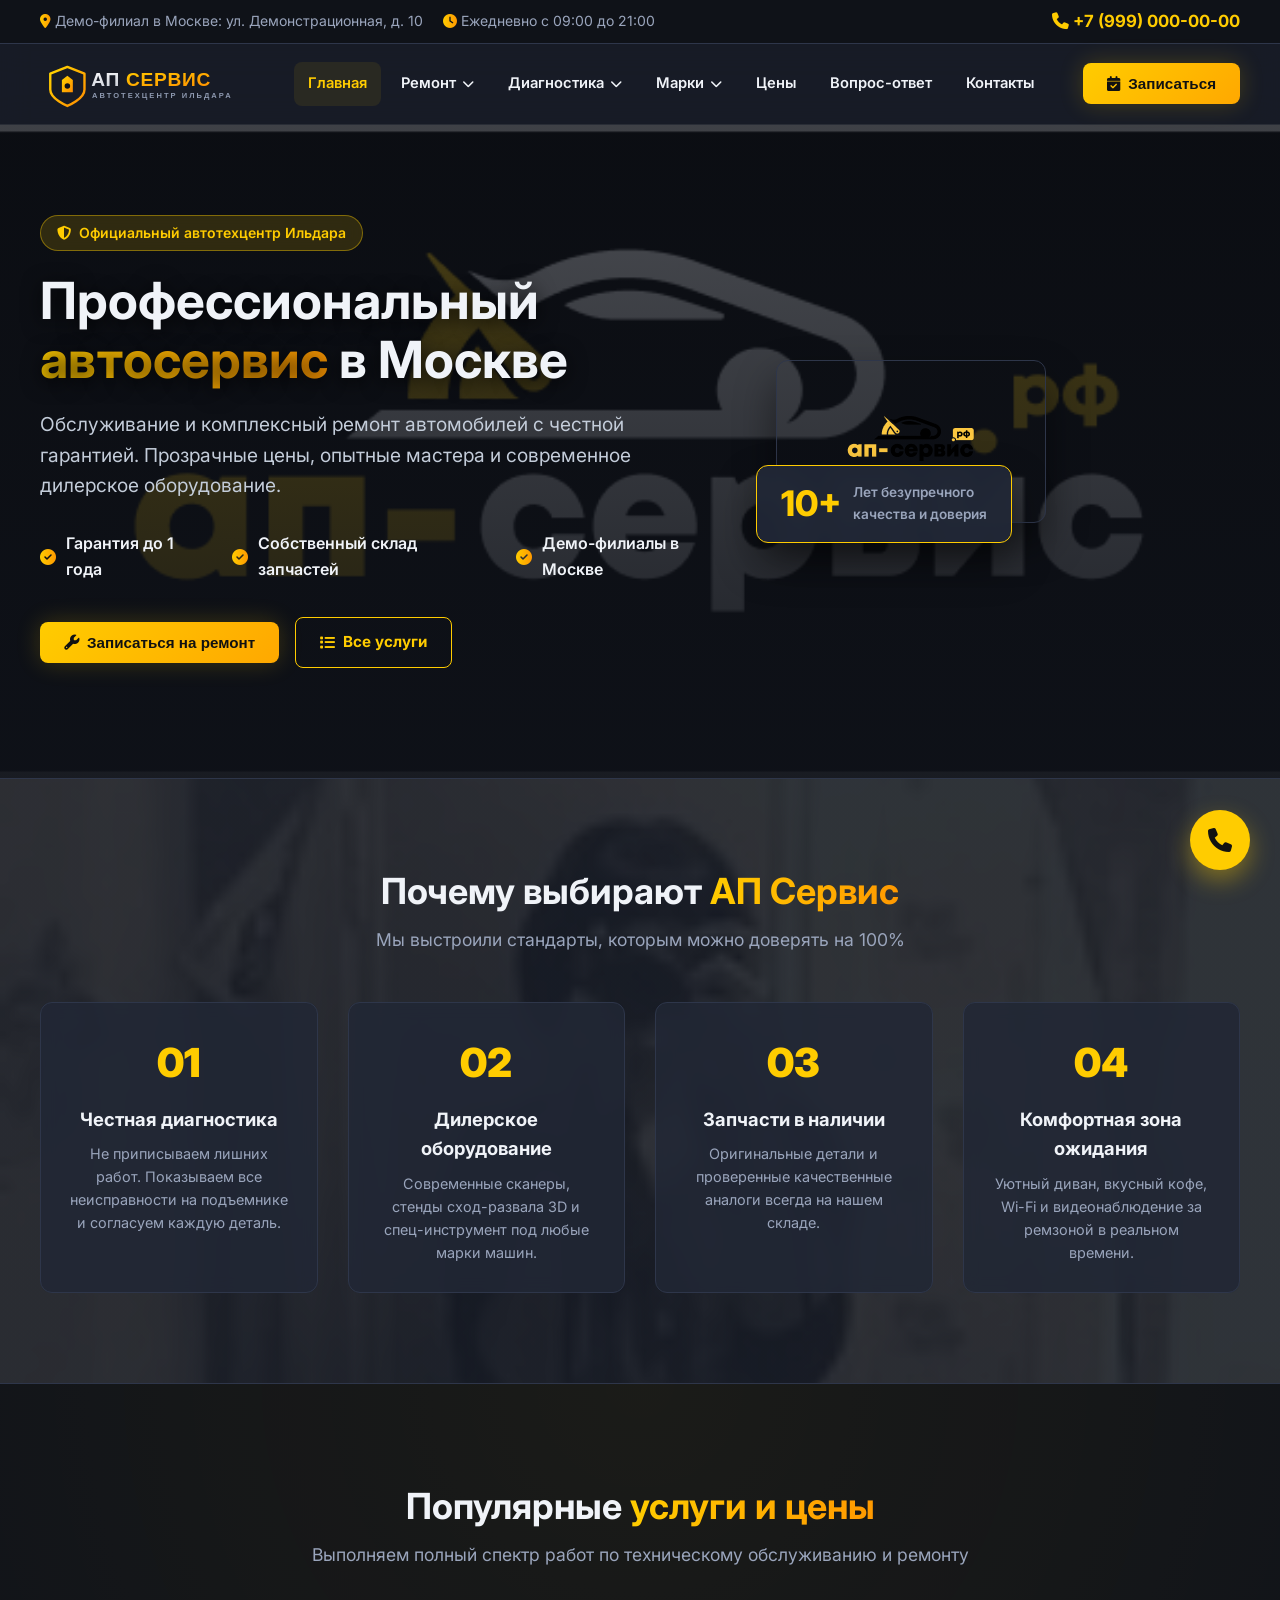
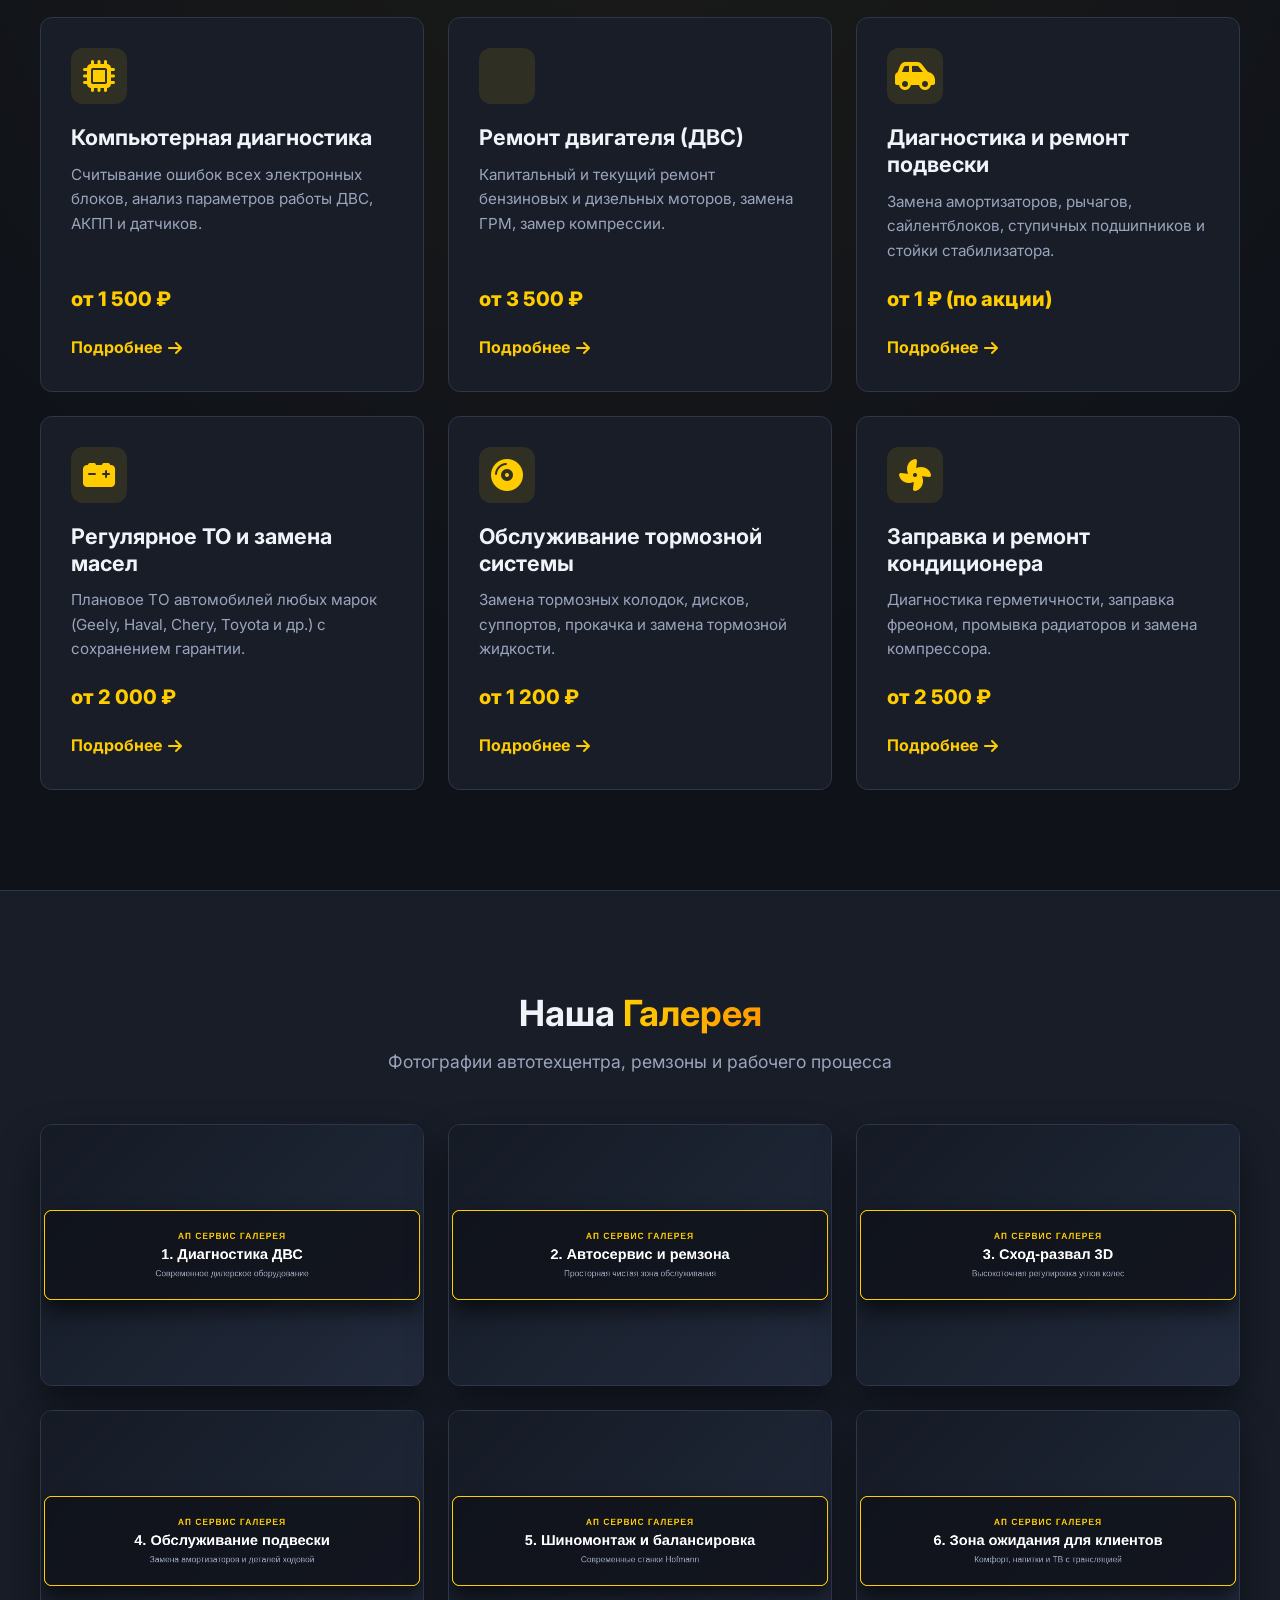
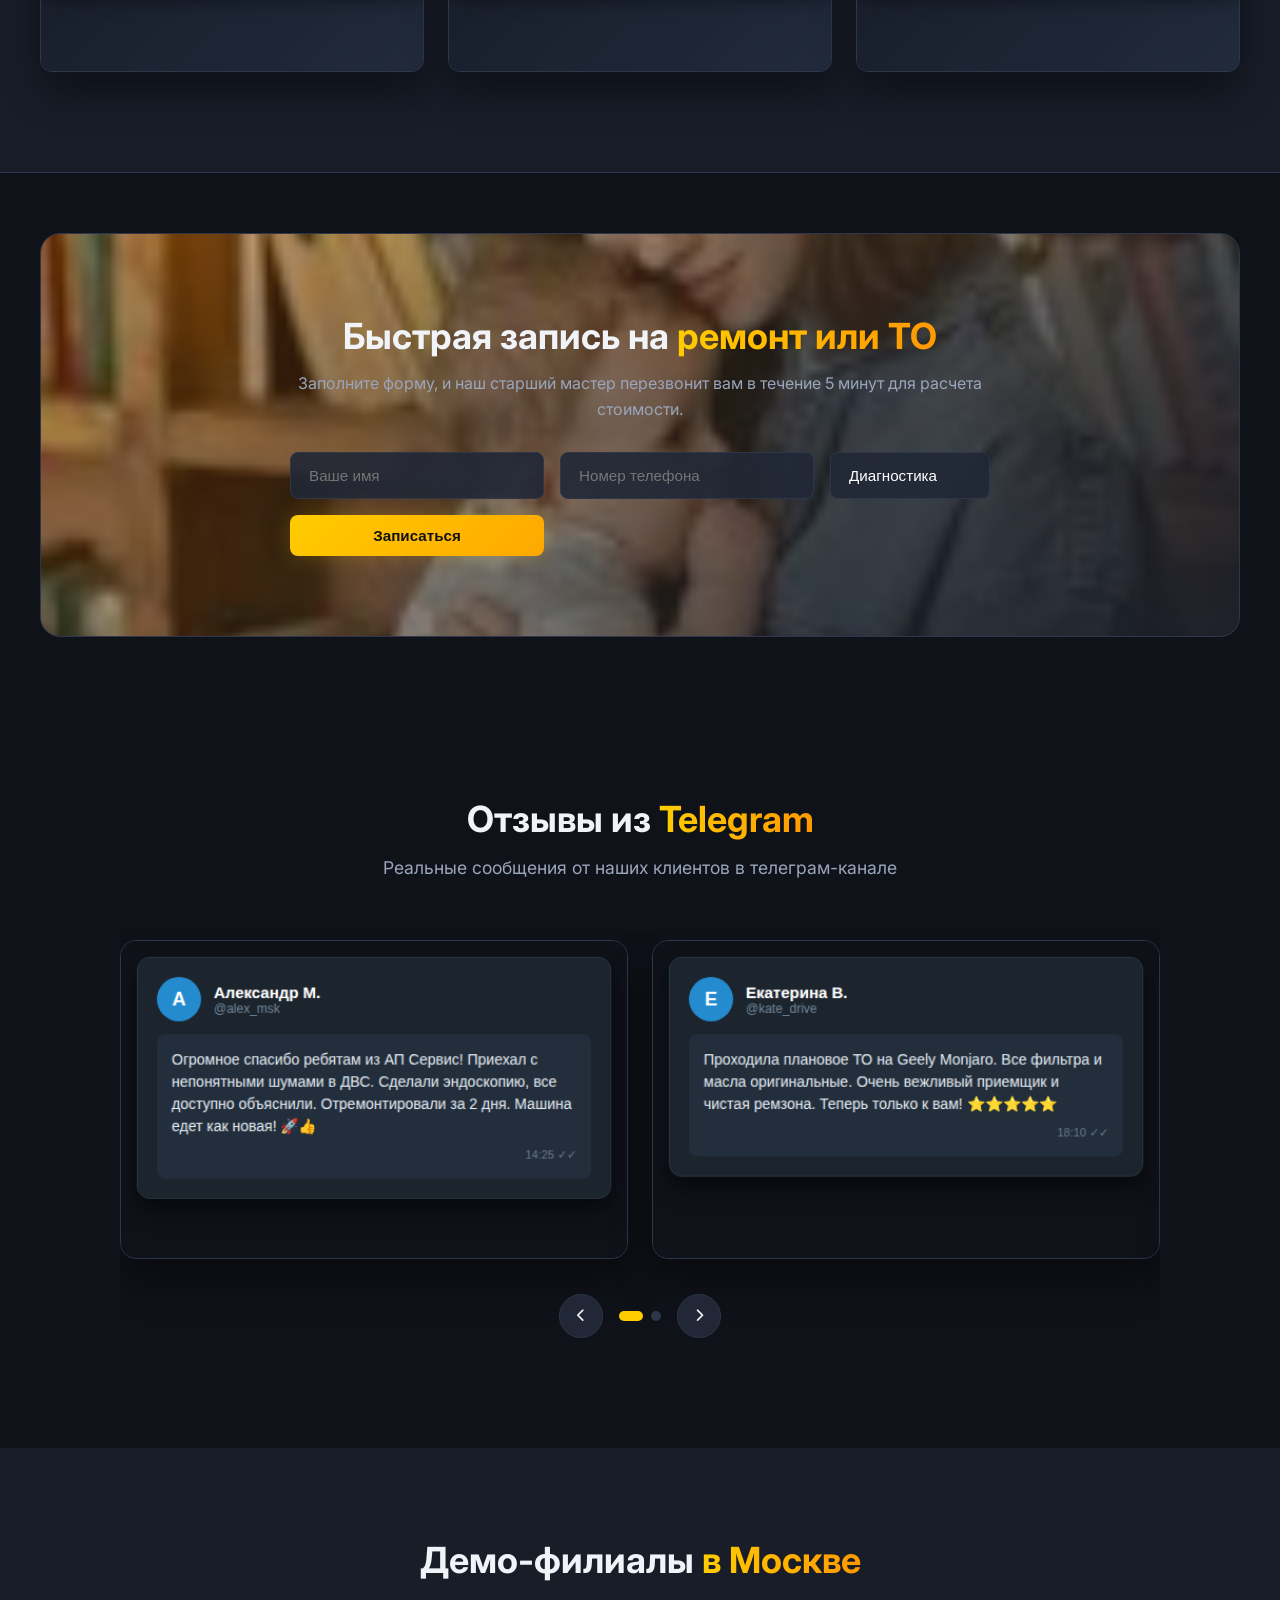
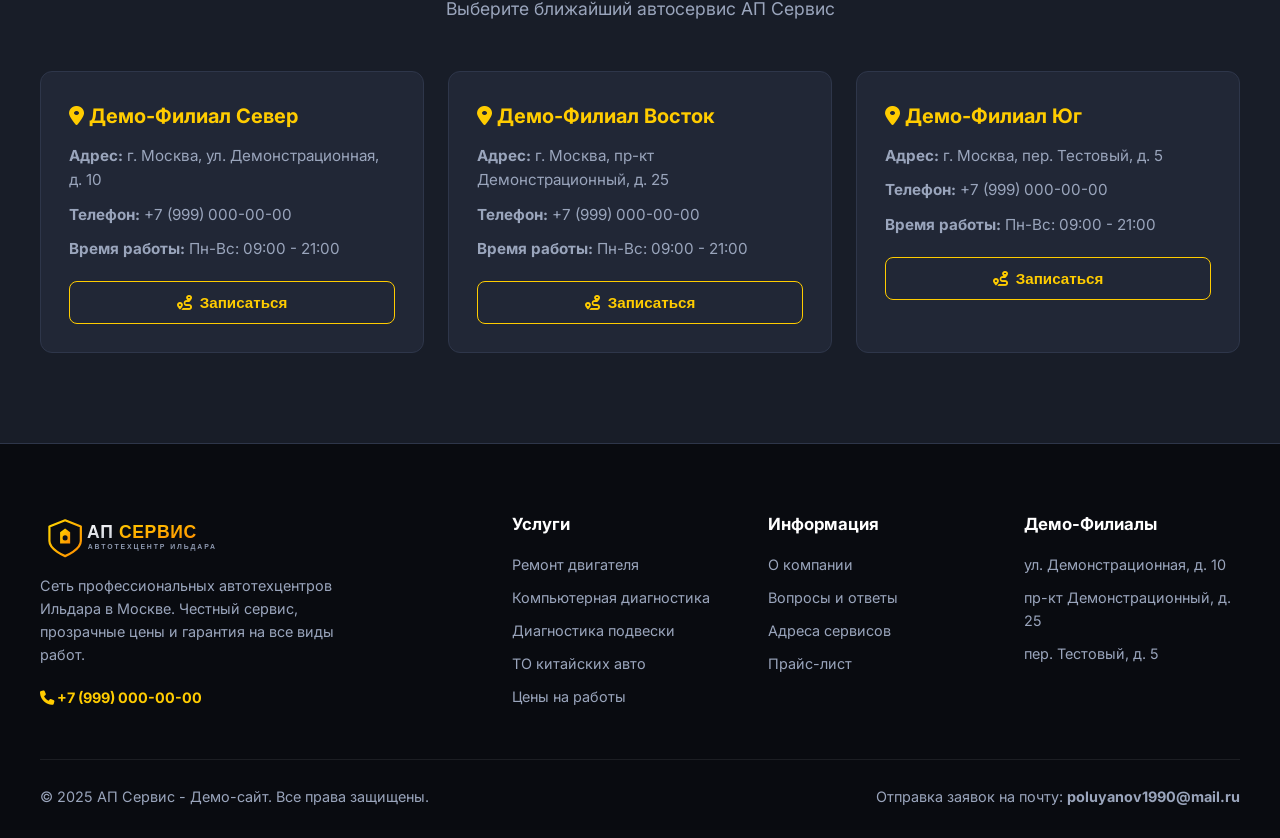
<file: index.html>
<!DOCTYPE html>
<html lang="ru">
<head>
  <meta charset="UTF-8">
  <meta name="viewport" content="width=device-width, initial-scale=1.0">
  <title>АП Сервис - Сеть автотехцентров Ильдара в Москве</title>
  <meta name="description" content="АП Сервис — профессиональный автосервис Ильдара. Диагностика, ремонт двигателя, ТО, подвески, тормозов и электрики в Москве. Гарантия качества.">

  <link rel="stylesheet" href="css/style.css">
  <link rel="stylesheet" href="https://cdnjs.cloudflare.com/ajax/libs/font-awesome/6.4.0/css/all.min.css">
  <link href="https://fonts.googleapis.com/css2?family=Inter:wght@400;500;600;700;800;900&display=swap" rel="stylesheet">
</head>
<body>

  <!-- Top Bar -->
  <div class="top-bar">
    <div class="container">
      <div class="top-bar-info">
        <div class="item"><i class="fa-solid fa-location-dot text-highlight"></i> Демо-филиал в Москве: ул. Демонстрационная, д. 10</div>
        <div class="item"><i class="fa-solid fa-clock text-highlight"></i> Ежедневно с 09:00 до 21:00</div>
      </div>
      <div class="top-bar-contact">
        <a href="tel:+79990000000" class="phone-link"><i class="fa-solid fa-phone"></i> +7 (999) 000-00-00</a>
      </div>
    </div>
  </div>

  <!-- Header -->
  <header class="header">
    <div class="container header-container">
      <a href="index.html" class="logo">
        <img src="images/logo.svg" alt="АП Сервис - Автосервис Ильдара">
      </a>

      <nav>
        <ul class="nav-menu">
          <li class="nav-item active"><a href="index.html" class="nav-link">Главная</a></li>

          <li class="nav-item has-dropdown">
            <a href="#" class="nav-link">
              Ремонт <i class="fa-solid fa-chevron-down dropdown-arrow"></i>
            </a>
            <div class="dropdown-menu mega-menu">
              <a href="dvigatel.html"><i class="fa-solid fa-engine"></i> Ремонт двигателя</a>
              <a href="diagnostika-podveski.html"><i class="fa-solid fa-car-side"></i> Замена амортизаторов</a>
              <a href="dvigatel.html"><i class="fa-solid fa-gear"></i> Замена ГРМ</a>
              <a href="dvigatel.html"><i class="fa-solid fa-oil-can"></i> Замена масла в АКПП</a>
              <a href="dvigatel.html"><i class="fa-solid fa-oil-can"></i> Замена масла в ДВС</a>
              <a href="diagnostika-podveski.html"><i class="fa-solid fa-compact-disc"></i> Замена колодок и дисков</a>
              <a href="diagnostika-podveski.html"><i class="fa-solid fa-dharmachakra"></i> Замена ступичного подшипника</a>
              <a href="diagnostika-podveski.html"><i class="fa-solid fa-wrench"></i> Замена сайлентблоков</a>
              <a href="dvigatel.html"><i class="fa-solid fa-temperature-arrow-down"></i> Замена антифриза</a>
              <a href="dvigatel.html"><i class="fa-solid fa-snowflake"></i> Заправка кондиционера</a>
            </div>
          </li>

          <li class="nav-item has-dropdown">
            <a href="#" class="nav-link">
              Диагностика <i class="fa-solid fa-chevron-down dropdown-arrow"></i>
            </a>
            <div class="dropdown-menu">
              <a href="computernaya-diagnostika.html">Компьютерная диагностика</a>
              <a href="diagnostika-podveski.html">Диагностика подвески</a>
              <a href="computernaya-diagnostika.html">Диагностика ДВС</a>
              <a href="computernaya-diagnostika.html">Диагностика трансмиссии</a>
              <a href="computernaya-diagnostika.html">Диагностика тормозной системы</a>
            </div>
          </li>

          <li class="nav-item has-dropdown">
            <a href="#" class="nav-link">
              Марки <i class="fa-solid fa-chevron-down dropdown-arrow"></i>
            </a>
            <div class="dropdown-menu mega-menu">
              <a href="to-geely.html">ТО Geely</a>
              <a href="to-geely.html">ТО Haval</a>
              <a href="to-geely.html">ТО Chery</a>
              <a href="to-geely.html">ТО Changan</a>
              <a href="to-geely.html">ТО Jaecoo</a>
              <a href="to-geely.html">ТО Jetour</a>
              <a href="to-geely.html">ТО Exeed</a>
              <a href="to-geely.html">ТО Tank</a>
            </div>
          </li>

          <li class="nav-item"><a href="price.html" class="nav-link">Цены</a></li>
          <li class="nav-item"><a href="faq.html" class="nav-link">Вопрос-ответ</a></li>
          <li class="nav-item"><a href="#branches" class="nav-link">Контакты</a></li>
        </ul>
      </nav>

      <div class="header-actions">
        <button class="btn btn-primary" data-open-modal><i class="fa-solid fa-calendar-check"></i> Записаться</button>
        <button class="mobile-toggle"><i class="fa-solid fa-bars"></i></button>
      </div>
    </div>
  </header>

  <!-- Hero Section -->
  <section class="hero reveal">
    <div class="container hero-content">
      <div class="hero-text-side">
        <div class="hero-badge"><i class="fa-solid fa-shield-halved"></i> Официальный автотехцентр Ильдара</div>
        <h1>Профессиональный <span class="text-highlight">автосервис</span> в Москве</h1>
        <p class="hero-desc">Обслуживание и комплексный ремонт автомобилей с честной гарантией. Прозрачные цены, опытные мастера и современное дилерское оборудование.</p>

        <div class="hero-features">
          <div class="hero-feature-item">
            <i class="fa-solid fa-circle-check text-highlight"></i>
            <span>Гарантия до 1 года</span>
          </div>
          <div class="hero-feature-item">
            <i class="fa-solid fa-circle-check text-highlight"></i>
            <span>Собственный склад запчастей</span>
          </div>
          <div class="hero-feature-item">
            <i class="fa-solid fa-circle-check text-highlight"></i>
            <span>Демо-филиалы в Москве</span>
          </div>
        </div>

        <div class="hero-cta">
          <button class="btn btn-primary" data-open-modal><i class="fa-solid fa-wrench"></i> Записаться на ремонт</button>
          <a href="#services" class="btn btn-outline"><i class="fa-solid fa-list"></i> Все услуги</a>
        </div>
      </div>

      <div class="hero-image-wrap">
        <img src="images/img_1.png" alt="АП Сервис Автосервис Ильдара">
        <div class="hero-experience-card">
          <div class="number">10+</div>
          <div class="text">Лет безупречного<br>качества и доверия</div>
        </div>
      </div>
    </div>
  </section>

  <!-- Advantages Section -->
  <section class="advantages-section reveal">
    <div class="container">
      <h2 class="section-title">Почему выбирают <span class="text-highlight">АП Сервис</span></h2>
      <p class="section-subtitle">Мы выстроили стандарты, которым можно доверять на 100%</p>

      <div class="advantages-grid">
        <div class="advantage-card">
          <div class="advantage-number">01</div>
          <div class="advantage-title">Честная диагностика</div>
          <div class="advantage-desc">Не приписываем лишних работ. Показываем все неисправности на подъемнике и согласуем каждую деталь.</div>
        </div>

        <div class="advantage-card">
          <div class="advantage-number">02</div>
          <div class="advantage-title">Дилерское оборудование</div>
          <div class="advantage-desc">Современные сканеры, стенды сход-развала 3D и спец-инструмент под любые марки машин.</div>
        </div>

        <div class="advantage-card">
          <div class="advantage-number">03</div>
          <div class="advantage-title">Запчасти в наличии</div>
          <div class="advantage-desc">Оригинальные детали и проверенные качественные аналоги всегда на нашем складе.</div>
        </div>

        <div class="advantage-card">
          <div class="advantage-number">04</div>
          <div class="advantage-title">Комфортная зона ожидания</div>
          <div class="advantage-desc">Уютный диван, вкусный кофе, Wi-Fi и видеонаблюдение за ремзоной в реальном времени.</div>
        </div>
      </div>
    </div>
  </section>

  <!-- Popular Services Grid -->
  <section class="services-section reveal" id="services">
    <div class="container">
      <h2 class="section-title">Популярные <span class="text-highlight">услуги и цены</span></h2>
      <p class="section-subtitle">Выполняем полный спектр работ по техническому обслуживанию и ремонту</p>

      <div class="services-grid">
        <div class="service-card">
          <div>
            <div class="service-icon"><i class="fa-solid fa-microchip fa-2x"></i></div>
            <h3>Компьютерная диагностика</h3>
            <p>Считывание ошибок всех электронных блоков, анализ параметров работы ДВС, АКПП и датчиков.</p>
          </div>
          <div>
            <div class="service-price">от 1 500 ₽</div>
            <a href="computernaya-diagnostika.html" class="btn-link">Подробнее <i class="fa-solid fa-arrow-right"></i></a>
          </div>
        </div>

        <div class="service-card">
          <div>
            <div class="service-icon"><i class="fa-solid fa-engine fa-2x"></i></div>
            <h3>Ремонт двигателя (ДВС)</h3>
            <p>Капитальный и текущий ремонт бензиновых и дизельных моторов, замена ГРМ, замер компрессии.</p>
          </div>
          <div>
            <div class="service-price">от 3 500 ₽</div>
            <a href="dvigatel.html" class="btn-link">Подробнее <i class="fa-solid fa-arrow-right"></i></a>
          </div>
        </div>

        <div class="service-card">
          <div>
            <div class="service-icon"><i class="fa-solid fa-car-side fa-2x"></i></div>
            <h3>Диагностика и ремонт подвески</h3>
            <p>Замена амортизаторов, рычагов, сайлентблоков, ступичных подшипников и стойки стабилизатора.</p>
          </div>
          <div>
            <div class="service-price">от 1 ₽ (по акции)</div>
            <a href="diagnostika-podveski.html" class="btn-link">Подробнее <i class="fa-solid fa-arrow-right"></i></a>
          </div>
        </div>

        <div class="service-card">
          <div>
            <div class="service-icon"><i class="fa-solid fa-car-battery fa-2x"></i></div>
            <h3>Регулярное ТО и замена масел</h3>
            <p>Плановое ТО автомобилей любых марок (Geely, Haval, Chery, Toyota и др.) с сохранением гарантии.</p>
          </div>
          <div>
            <div class="service-price">от 2 000 ₽</div>
            <a href="to-geely.html" class="btn-link">Подробнее <i class="fa-solid fa-arrow-right"></i></a>
          </div>
        </div>

        <div class="service-card">
          <div>
            <div class="service-icon"><i class="fa-solid fa-compact-disc fa-2x"></i></div>
            <h3>Обслуживание тормозной системы</h3>
            <p>Замена тормозных колодок, дисков, суппортов, прокачка и замена тормозной жидкости.</p>
          </div>
          <div>
            <div class="service-price">от 1 200 ₽</div>
            <a href="price.html" class="btn-link">Подробнее <i class="fa-solid fa-arrow-right"></i></a>
          </div>
        </div>

        <div class="service-card">
          <div>
            <div class="service-icon"><i class="fa-solid fa-fan fa-2x"></i></div>
            <h3>Заправка и ремонт кондиционера</h3>
            <p>Диагностика герметичности, заправка фреоном, промывка радиаторов и замена компрессора.</p>
          </div>
          <div>
            <div class="service-price">от 2 500 ₽</div>
            <a href="price.html" class="btn-link">Подробнее <i class="fa-solid fa-arrow-right"></i></a>
          </div>
        </div>
      </div>
    </div>
  </section>

  <!-- Gallery Section (Блок Галерея) -->
  <section class="gallery-section reveal">
    <div class="container">
      <h2 class="section-title">Наша <span class="text-highlight">Галерея</span></h2>
      <p class="section-subtitle">Фотографии автотехцентра, ремзоны и рабочего процесса</p>

      <div class="gallery-grid">
        <div class="gallery-item"><img src="images/gallery_1.png" alt="Галерея 1 - Диагностика"></div>
        <div class="gallery-item"><img src="images/gallery_2.png" alt="Галерея 2 - Ремзона"></div>
        <div class="gallery-item"><img src="images/gallery_3.png" alt="Галерея 3 - Сход-развал"></div>
        <div class="gallery-item"><img src="images/gallery_4.png" alt="Галерея 4 - Подвеска"></div>
        <div class="gallery-item"><img src="images/gallery_5.png" alt="Галерея 5 - Шиномонтаж"></div>
        <div class="gallery-item"><img src="images/gallery_6.png" alt="Галерея 6 - Клиентская зона"></div>
      </div>
    </div>
  </section>

  <!-- Interactive Booking Form Banner -->
  <section class="container reveal">
    <div class="booking-banner">
      <div style="max-width: 700px; margin: 0 auto; text-align: center;">
        <h2 class="section-title">Быстрая запись на <span class="text-highlight">ремонт или ТО</span></h2>
        <p style="color: var(--text-muted);">Заполните форму, и наш старший мастер перезвонит вам в течение 5 минут для расчета стоимости.</p>

        <form class="booking-form ajax-form">
          <div class="form-group">
            <input type="text" name="name" class="form-control" placeholder="Ваше имя" required>
          </div>
          <div class="form-group">
            <input type="tel" name="phone" class="form-control" placeholder="Номер телефона" required>
          </div>
          <div class="form-group">
            <select name="service" class="form-control">
              <option value="Диагностика">Диагностика</option>
              <option value="Ремонт ДВС">Ремонт ДВС</option>
              <option value="Ремонт подвески">Ремонт подвески</option>
              <option value="Техническое обслуживание">Техническое обслуживание (ТО)</option>
            </select>
          </div>
          <button type="submit" class="btn btn-primary">Записаться</button>
        </form>
      </div>
    </div>
  </section>

  <!-- Reviews Section (Telegram Screenshots Carousel with 2 Screenshots per slide) -->
  <section class="reviews-section reveal">
    <div class="container">
      <h2 class="section-title">Отзывы из <span class="text-highlight">Telegram</span></h2>
      <p class="section-subtitle">Реальные сообщения от наших клиентов в телеграм-канале</p>

      <div class="reviews-carousel-wrapper">
        <div class="reviews-carousel-track">
          <!-- Slide 1 (2 screenshots) -->
          <div class="review-slide">
            <img src="images/tg_review_1.png" alt="Отзыв Telegram 1">
            <img src="images/tg_review_2.png" alt="Отзыв Telegram 2">
          </div>
          <!-- Slide 2 (2 screenshots) -->
          <div class="review-slide">
            <img src="images/tg_review_3.png" alt="Отзыв Telegram 3">
            <img src="images/tg_review_4.png" alt="Отзыв Telegram 4">
          </div>
        </div>

        <div class="carousel-nav">
          <button class="carousel-btn prev"><i class="fa-solid fa-chevron-left"></i></button>
          <div class="carousel-dots"></div>
          <button class="carousel-btn next"><i class="fa-solid fa-chevron-right"></i></button>
        </div>
      </div>
    </div>
  </section>

  <!-- Branches Section -->
  <section class="branches-section reveal" id="branches">
    <div class="container">
      <h2 class="section-title">Демо-филиалы <span class="text-highlight">в Москве</span></h2>
      <p class="section-subtitle">Выберите ближайший автосервис АП Сервис</p>

      <div class="branches-grid">
        <div class="branch-card">
          <div class="branch-title"><i class="fa-solid fa-location-dot"></i> Демо-Филиал Север</div>
          <div class="branch-info">
            <div><strong>Адрес:</strong> г. Москва, ул. Демонстрационная, д. 10</div>
            <div><strong>Телефон:</strong> +7 (999) 000-00-00</div>
            <div><strong>Время работы:</strong> Пн-Вс: 09:00 - 21:00</div>
          </div>
          <button class="btn btn-outline" style="width: 100%;" data-open-modal><i class="fa-solid fa-route"></i> Записаться</button>
        </div>

        <div class="branch-card">
          <div class="branch-title"><i class="fa-solid fa-location-dot"></i> Демо-Филиал Восток</div>
          <div class="branch-info">
            <div><strong>Адрес:</strong> г. Москва, пр-кт Демонстрационный, д. 25</div>
            <div><strong>Телефон:</strong> +7 (999) 000-00-00</div>
            <div><strong>Время работы:</strong> Пн-Вс: 09:00 - 21:00</div>
          </div>
          <button class="btn btn-outline" style="width: 100%;" data-open-modal><i class="fa-solid fa-route"></i> Записаться</button>
        </div>

        <div class="branch-card">
          <div class="branch-title"><i class="fa-solid fa-location-dot"></i> Демо-Филиал Юг</div>
          <div class="branch-info">
            <div><strong>Адрес:</strong> г. Москва, пер. Тестовый, д. 5</div>
            <div><strong>Телефон:</strong> +7 (999) 000-00-00</div>
            <div><strong>Время работы:</strong> Пн-Вс: 09:00 - 21:00</div>
          </div>
          <button class="btn btn-outline" style="width: 100%;" data-open-modal><i class="fa-solid fa-route"></i> Записаться</button>
        </div>
      </div>
    </div>
  </section>

  <!-- Modal Popup -->
  <div class="modal-overlay" id="bookingModal">
    <div class="modal-box">
      <button class="modal-close" data-close-modal>&times;</button>
      <h3 class="modal-title">Онлайн запись</h3>
      <p class="modal-desc">Оставьте контакты, и мы перезвоним вам в течение 5 минут для консультации.</p>

      <form class="modal-form ajax-form">
        <div class="form-group">
          <label style="font-size: 0.85rem; color: var(--text-muted); margin-bottom: 4px;">Ваше имя</label>
          <input type="text" name="name" class="form-control" placeholder="Иван" required>
        </div>
        <div class="form-group">
          <label style="font-size: 0.85rem; color: var(--text-muted); margin-bottom: 4px;">Номер телефона</label>
          <input type="tel" name="phone" class="form-control" placeholder="+7 (999) 000-00-00" required>
        </div>
        <div class="form-group">
          <label style="font-size: 0.85rem; color: var(--text-muted); margin-bottom: 4px;">Выберите услугу</label>
          <select name="service" id="modalServiceSelect" class="form-control">
            <option value="Компьютерная диагностика">Компьютерная диагностика</option>
            <option value="Ремонт ДВС / Двигатель">Ремонт ДВС / Двигатель</option>
            <option value="Диагностика и ремонт подвески">Диагностика и ремонт подвески</option>
            <option value="Техническое обслуживание (ТО)">Техническое обслуживание (ТО)</option>
            <option value="Замена масла">Замена масла</option>
            <option value="Заправка кондиционера">Заправка кондиционера</option>
          </select>
        </div>
        <button type="submit" class="btn btn-primary" style="margin-top: 10px;">Отправить заявку</button>
      </form>
    </div>
  </div>

  <!-- Floating Call Button -->
  <div class="floating-call-btn" data-open-modal title="Заказать звонок">
    <i class="fa-solid fa-phone"></i>
  </div>

  <!-- Footer -->
  <footer class="footer">
    <div class="container">
      <div class="footer-grid">
        <div>
          <div class="footer-logo">
            <img src="images/logo.svg" alt="АП Сервис">
          </div>
          <p class="footer-desc">Сеть профессиональных автотехцентров Ильдара в Москве. Честный сервис, прозрачные цены и гарантия на все виды работ.</p>
          <p style="color: var(--primary); font-weight: 700;"><i class="fa-solid fa-phone"></i> +7 (999) 000-00-00</p>
        </div>

        <div class="footer-col">
          <h4>Услуги</h4>
          <ul class="footer-links">
            <li><a href="dvigatel.html">Ремонт двигателя</a></li>
            <li><a href="computernaya-diagnostika.html">Компьютерная диагностика</a></li>
            <li><a href="diagnostika-podveski.html">Диагностика подвески</a></li>
            <li><a href="to-geely.html">ТО китайских авто</a></li>
            <li><a href="price.html">Цены на работы</a></li>
          </ul>
        </div>

        <div class="footer-col">
          <h4>Информация</h4>
          <ul class="footer-links">
            <li><a href="index.html">О компании</a></li>
            <li><a href="faq.html">Вопросы и ответы</a></li>
            <li><a href="#branches">Адреса сервисов</a></li>
            <li><a href="price.html">Прайс-лист</a></li>
          </ul>
        </div>

        <div class="footer-col">
          <h4>Демо-Филиалы</h4>
          <ul class="footer-links">
            <li>ул. Демонстрационная, д. 10</li>
            <li>пр-кт Демонстрационный, д. 25</li>
            <li>пер. Тестовый, д. 5</li>
          </ul>
        </div>
      </div>

      <div class="footer-bottom">
        <div>&copy; 2025 АП Сервис - Демо-сайт. Все права защищены.</div>
        <div>Отправка заявок на почту: <strong>poluyanov1990@mail.ru</strong></div>
      </div>
    </div>
  </footer>

  <script src="js/main.js"></script>
</body>
</html>
</file>
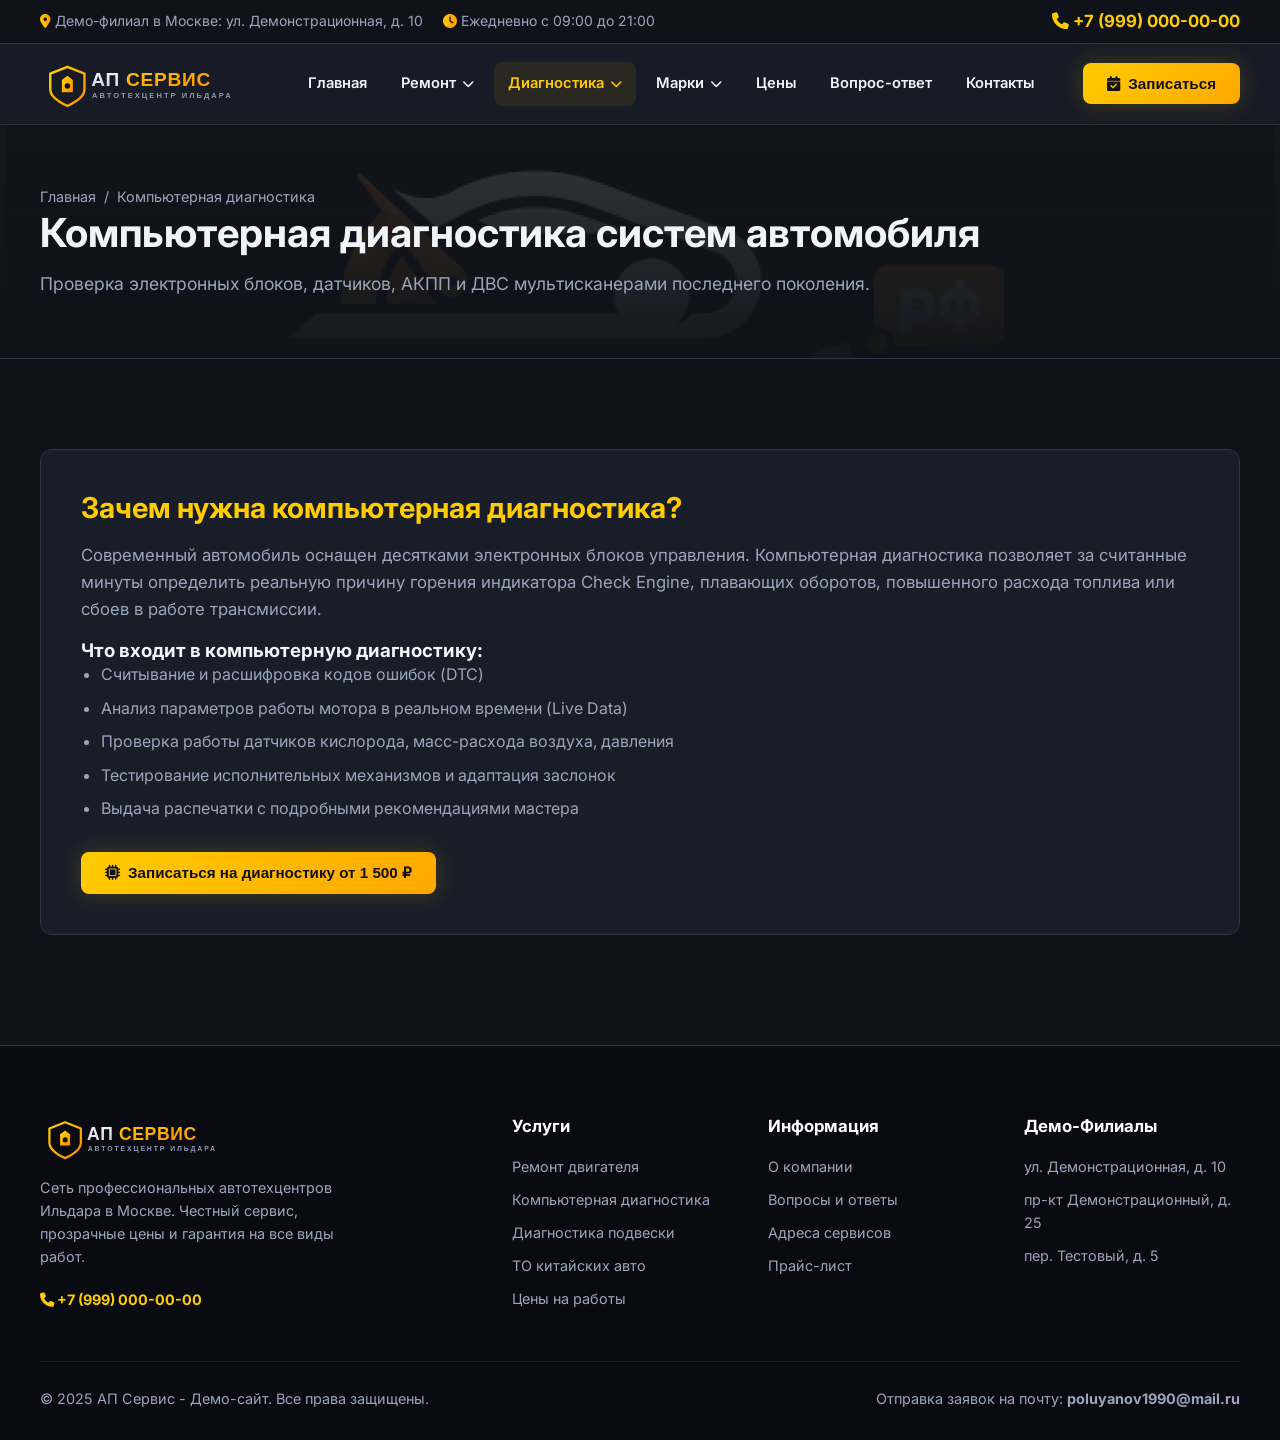
<file: computernaya-diagnostika.html>
<!DOCTYPE html>
<html lang="ru">
<head>
  <meta charset="UTF-8">
  <meta name="viewport" content="width=device-width, initial-scale=1.0">
  <title>Компьютерная диагностика автомобиля в Москве - АП Сервис</title>
  <meta name="description" content="Точная компьютерная диагностика электроники, двигателя и систем автомобиля на дилерском оборудовании в автосервисе Ильдара.">
  <link rel="stylesheet" href="css/style.css">
  <link rel="stylesheet" href="https://cdnjs.cloudflare.com/ajax/libs/font-awesome/6.4.0/css/all.min.css">
  <link href="https://fonts.googleapis.com/css2?family=Inter:wght@400;500;600;700;800;900&display=swap" rel="stylesheet">
</head>
<body>

  <!-- Top Bar -->
  <div class="top-bar">
    <div class="container">
      <div class="top-bar-info">
        <div class="item"><i class="fa-solid fa-location-dot text-highlight"></i> Демо-филиал в Москве: ул. Демонстрационная, д. 10</div>
        <div class="item"><i class="fa-solid fa-clock text-highlight"></i> Ежедневно с 09:00 до 21:00</div>
      </div>
      <div class="top-bar-contact">
        <a href="tel:+79990000000" class="phone-link"><i class="fa-solid fa-phone"></i> +7 (999) 000-00-00</a>
      </div>
    </div>
  </div>

  <!-- Header -->
  <header class="header">
    <div class="container header-container">
      <a href="index.html" class="logo">
        <img src="images/logo.svg" alt="АП Сервис - Автосервис Ильдара">
      </a>

      <nav>
        <ul class="nav-menu">
          <li class="nav-item"><a href="index.html" class="nav-link">Главная</a></li>

          <li class="nav-item has-dropdown">
            <a href="#" class="nav-link">
              Ремонт <i class="fa-solid fa-chevron-down dropdown-arrow"></i>
            </a>
            <div class="dropdown-menu mega-menu">
              <a href="dvigatel.html"><i class="fa-solid fa-engine"></i> Ремонт двигателя</a>
              <a href="diagnostika-podveski.html"><i class="fa-solid fa-car-side"></i> Замена амортизаторов</a>
              <a href="dvigatel.html"><i class="fa-solid fa-gear"></i> Замена ГРМ</a>
              <a href="dvigatel.html"><i class="fa-solid fa-oil-can"></i> Замена масла в АКПП</a>
              <a href="dvigatel.html"><i class="fa-solid fa-oil-can"></i> Замена масла в ДВС</a>
              <a href="diagnostika-podveski.html"><i class="fa-solid fa-compact-disc"></i> Замена колодок и дисков</a>
              <a href="diagnostika-podveski.html"><i class="fa-solid fa-dharmachakra"></i> Замена ступичного подшипника</a>
              <a href="diagnostika-podveski.html"><i class="fa-solid fa-wrench"></i> Замена сайлентблоков</a>
              <a href="dvigatel.html"><i class="fa-solid fa-temperature-arrow-down"></i> Замена антифриза</a>
              <a href="dvigatel.html"><i class="fa-solid fa-snowflake"></i> Заправка кондиционера</a>
            </div>
          </li>

          <li class="nav-item has-dropdown active">
            <a href="#" class="nav-link">
              Диагностика <i class="fa-solid fa-chevron-down dropdown-arrow"></i>
            </a>
            <div class="dropdown-menu">
              <a href="computernaya-diagnostika.html">Компьютерная диагностика</a>
              <a href="diagnostika-podveski.html">Диагностика подвески</a>
              <a href="computernaya-diagnostika.html">Диагностика ДВС</a>
              <a href="computernaya-diagnostika.html">Диагностика трансмиссии</a>
              <a href="computernaya-diagnostika.html">Диагностика тормозной системы</a>
            </div>
          </li>

          <li class="nav-item has-dropdown">
            <a href="#" class="nav-link">
              Марки <i class="fa-solid fa-chevron-down dropdown-arrow"></i>
            </a>
            <div class="dropdown-menu mega-menu">
              <a href="to-geely.html">ТО Geely</a>
              <a href="to-geely.html">ТО Haval</a>
              <a href="to-geely.html">ТО Chery</a>
              <a href="to-geely.html">ТО Changan</a>
              <a href="to-geely.html">ТО Jaecoo</a>
              <a href="to-geely.html">ТО Jetour</a>
              <a href="to-geely.html">ТО Exeed</a>
              <a href="to-geely.html">ТО Tank</a>
            </div>
          </li>

          <li class="nav-item"><a href="price.html" class="nav-link">Цены</a></li>
          <li class="nav-item"><a href="faq.html" class="nav-link">Вопрос-ответ</a></li>
          <li class="nav-item"><a href="index.html#branches" class="nav-link">Контакты</a></li>
        </ul>
      </nav>

      <div class="header-actions">
        <button class="btn btn-primary" data-open-modal data-service="Компьютерная диагностика"><i class="fa-solid fa-calendar-check"></i> Записаться</button>
        <button class="mobile-toggle"><i class="fa-solid fa-bars"></i></button>
      </div>
    </div>
  </header>

  <section class="page-banner">
    <div class="container">
      <div class="breadcrumbs">
        <a href="index.html">Главная</a> / <span>Компьютерная диагностика</span>
      </div>
      <h1>Компьютерная диагностика систем автомобиля</h1>
      <p style="color: var(--text-muted); font-size: 1.1rem;">Проверка электронных блоков, датчиков, АКПП и ДВС мультисканерами последнего поколения.</p>
    </div>
  </section>

  <section class="content-block">
    <div class="container">
      <div class="content-box">
        <h2>Зачем нужна компьютерная диагностика?</h2>
        <p>Современный автомобиль оснащен десятками электронных блоков управления. Компьютерная диагностика позволяет за считанные минуты определить реальную причину горения индикатора Check Engine, плавающих оборотов, повышенного расхода топлива или сбоев в работе трансмиссии.</p>

        <h3>Что входит в компьютерную диагностику:</h3>
        <ul>
          <li>Считывание и расшифровка кодов ошибок (DTC)</li>
          <li>Анализ параметров работы мотора в реальном времени (Live Data)</li>
          <li>Проверка работы датчиков кислорода, масс-расхода воздуха, давления</li>
          <li>Тестирование исполнительных механизмов и адаптация заслонок</li>
          <li>Выдача распечатки с подробными рекомендациями мастера</li>
        </ul>

        <div style="margin-top: 30px;">
          <button class="btn btn-primary" data-open-modal data-service="Компьютерная диагностика"><i class="fa-solid fa-microchip"></i> Записаться на диагностику от 1 500 ₽</button>
        </div>
      </div>
    </div>
  </section>

  <!-- Footer -->
  <footer class="footer">
    <div class="container">
      <div class="footer-grid">
        <div>
          <div class="footer-logo">
            <img src="images/logo.svg" alt="АП Сервис">
          </div>
          <p class="footer-desc">Сеть профессиональных автотехцентров Ильдара в Москве. Честный сервис, прозрачные цены и гарантия на все виды работ.</p>
          <p style="color: var(--primary); font-weight: 700;"><i class="fa-solid fa-phone"></i> +7 (999) 000-00-00</p>
        </div>

        <div class="footer-col">
          <h4>Услуги</h4>
          <ul class="footer-links">
            <li><a href="dvigatel.html">Ремонт двигателя</a></li>
            <li><a href="computernaya-diagnostika.html">Компьютерная диагностика</a></li>
            <li><a href="diagnostika-podveski.html">Диагностика подвески</a></li>
            <li><a href="to-geely.html">ТО китайских авто</a></li>
            <li><a href="price.html">Цены на работы</a></li>
          </ul>
        </div>

        <div class="footer-col">
          <h4>Информация</h4>
          <ul class="footer-links">
            <li><a href="index.html">О компании</a></li>
            <li><a href="faq.html">Вопросы и ответы</a></li>
            <li><a href="index.html#branches">Адреса сервисов</a></li>
            <li><a href="price.html">Прайс-лист</a></li>
          </ul>
        </div>

        <div class="footer-col">
          <h4>Демо-Филиалы</h4>
          <ul class="footer-links">
            <li>ул. Демонстрационная, д. 10</li>
            <li>пр-кт Демонстрационный, д. 25</li>
            <li>пер. Тестовый, д. 5</li>
          </ul>
        </div>
      </div>

      <div class="footer-bottom">
        <div>&copy; 2025 АП Сервис - Демо-сайт. Все права защищены.</div>
        <div>Отправка заявок на почту: <strong>poluyanov1990@mail.ru</strong></div>
      </div>
    </div>
  </footer>

  <div class="modal-overlay" id="bookingModal">
    <div class="modal-box">
      <button class="modal-close" data-close-modal>&times;</button>
      <h3 class="modal-title">Онлайн запись на диагностику</h3>
      <p class="modal-desc">Оставьте заявку, перезвоним через 5 минут.</p>
      <form class="modal-form ajax-form">
        <div class="form-group"><input type="text" name="name" class="form-control" placeholder="Имя" required></div>
        <div class="form-group"><input type="tel" name="phone" class="form-control" placeholder="Телефон" required></div>
        <input type="hidden" name="service" value="Компьютерная диагностика">
        <button type="submit" class="btn btn-primary">Отправить</button>
      </form>
    </div>
  </div>

  <script src="js/main.js"></script>
</body>
</html>
</file>
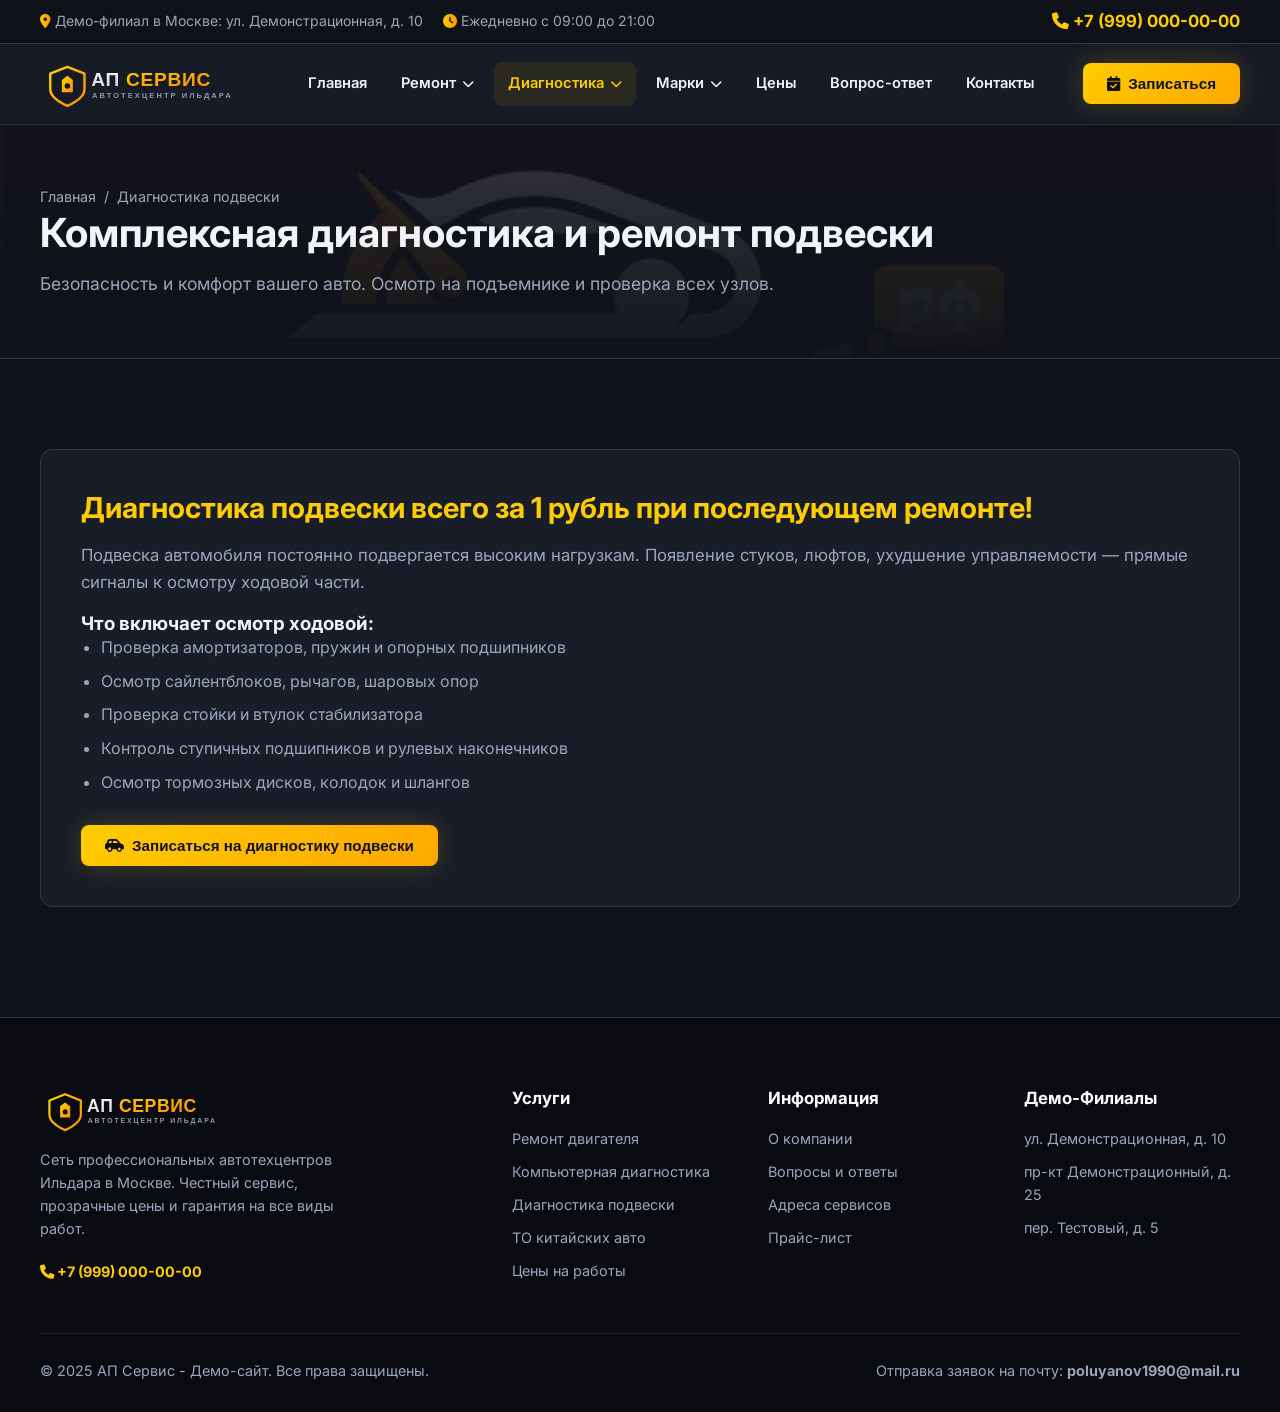
<file: diagnostika-podveski.html>
<!DOCTYPE html>
<html lang="ru">
<head>
  <meta charset="UTF-8">
  <meta name="viewport" content="width=device-width, initial-scale=1.0">
  <title>Диагностика и ремонт подвески в Москве - АП Сервис</title>
  <meta name="description" content="Полная диагностика и ремонт ходовой части, подвески, замена амортизаторов, рычагов и сайлентблоков в Москве.">
  <link rel="stylesheet" href="css/style.css">
  <link rel="stylesheet" href="https://cdnjs.cloudflare.com/ajax/libs/font-awesome/6.4.0/css/all.min.css">
  <link href="https://fonts.googleapis.com/css2?family=Inter:wght@400;500;600;700;800;900&display=swap" rel="stylesheet">
</head>
<body>

  <!-- Top Bar -->
  <div class="top-bar">
    <div class="container">
      <div class="top-bar-info">
        <div class="item"><i class="fa-solid fa-location-dot text-highlight"></i> Демо-филиал в Москве: ул. Демонстрационная, д. 10</div>
        <div class="item"><i class="fa-solid fa-clock text-highlight"></i> Ежедневно с 09:00 до 21:00</div>
      </div>
      <div class="top-bar-contact">
        <a href="tel:+79990000000" class="phone-link"><i class="fa-solid fa-phone"></i> +7 (999) 000-00-00</a>
      </div>
    </div>
  </div>

  <!-- Header -->
  <header class="header">
    <div class="container header-container">
      <a href="index.html" class="logo">
        <img src="images/logo.svg" alt="АП Сервис - Автосервис Ильдара">
      </a>

      <nav>
        <ul class="nav-menu">
          <li class="nav-item"><a href="index.html" class="nav-link">Главная</a></li>

          <li class="nav-item has-dropdown">
            <a href="#" class="nav-link">
              Ремонт <i class="fa-solid fa-chevron-down dropdown-arrow"></i>
            </a>
            <div class="dropdown-menu mega-menu">
              <a href="dvigatel.html"><i class="fa-solid fa-engine"></i> Ремонт двигателя</a>
              <a href="diagnostika-podveski.html"><i class="fa-solid fa-car-side"></i> Замена амортизаторов</a>
              <a href="dvigatel.html"><i class="fa-solid fa-gear"></i> Замена ГРМ</a>
              <a href="dvigatel.html"><i class="fa-solid fa-oil-can"></i> Замена масла в АКПП</a>
              <a href="dvigatel.html"><i class="fa-solid fa-oil-can"></i> Замена масла в ДВС</a>
              <a href="diagnostika-podveski.html"><i class="fa-solid fa-compact-disc"></i> Замена колодок и дисков</a>
              <a href="diagnostika-podveski.html"><i class="fa-solid fa-dharmachakra"></i> Замена ступичного подшипника</a>
              <a href="diagnostika-podveski.html"><i class="fa-solid fa-wrench"></i> Замена сайлентблоков</a>
              <a href="dvigatel.html"><i class="fa-solid fa-temperature-arrow-down"></i> Замена антифриза</a>
              <a href="dvigatel.html"><i class="fa-solid fa-snowflake"></i> Заправка кондиционера</a>
            </div>
          </li>

          <li class="nav-item has-dropdown active">
            <a href="#" class="nav-link">
              Диагностика <i class="fa-solid fa-chevron-down dropdown-arrow"></i>
            </a>
            <div class="dropdown-menu">
              <a href="computernaya-diagnostika.html">Компьютерная диагностика</a>
              <a href="diagnostika-podveski.html">Диагностика подвески</a>
              <a href="computernaya-diagnostika.html">Диагностика ДВС</a>
              <a href="computernaya-diagnostika.html">Диагностика трансмиссии</a>
              <a href="computernaya-diagnostika.html">Диагностика тормозной системы</a>
            </div>
          </li>

          <li class="nav-item has-dropdown">
            <a href="#" class="nav-link">
              Марки <i class="fa-solid fa-chevron-down dropdown-arrow"></i>
            </a>
            <div class="dropdown-menu mega-menu">
              <a href="to-geely.html">ТО Geely</a>
              <a href="to-geely.html">ТО Haval</a>
              <a href="to-geely.html">ТО Chery</a>
              <a href="to-geely.html">ТО Changan</a>
              <a href="to-geely.html">ТО Jaecoo</a>
              <a href="to-geely.html">ТО Jetour</a>
              <a href="to-geely.html">ТО Exeed</a>
              <a href="to-geely.html">ТО Tank</a>
            </div>
          </li>

          <li class="nav-item"><a href="price.html" class="nav-link">Цены</a></li>
          <li class="nav-item"><a href="faq.html" class="nav-link">Вопрос-ответ</a></li>
          <li class="nav-item"><a href="index.html#branches" class="nav-link">Контакты</a></li>
        </ul>
      </nav>

      <div class="header-actions">
        <button class="btn btn-primary" data-open-modal data-service="Диагностика подвески"><i class="fa-solid fa-calendar-check"></i> Записаться</button>
        <button class="mobile-toggle"><i class="fa-solid fa-bars"></i></button>
      </div>
    </div>
  </header>

  <section class="page-banner">
    <div class="container">
      <div class="breadcrumbs">
        <a href="index.html">Главная</a> / <span>Диагностика подвески</span>
      </div>
      <h1>Комплексная диагностика и ремонт подвески</h1>
      <p style="color: var(--text-muted); font-size: 1.1rem;">Безопасность и комфорт вашего авто. Осмотр на подъемнике и проверка всех узлов.</p>
    </div>
  </section>

  <section class="content-block">
    <div class="container">
      <div class="content-box">
        <h2>Диагностика подвески всего за 1 рубль при последующем ремонте!</h2>
        <p>Подвеска автомобиля постоянно подвергается высоким нагрузкам. Появление стуков, люфтов, ухудшение управляемости — прямые сигналы к осмотру ходовой части.</p>

        <h3>Что включает осмотр ходовой:</h3>
        <ul>
          <li>Проверка амортизаторов, пружин и опорных подшипников</li>
          <li>Осмотр сайлентблоков, рычагов, шаровых опор</li>
          <li>Проверка стойки и втулок стабилизатора</li>
          <li>Контроль ступичных подшипников и рулевых наконечников</li>
          <li>Осмотр тормозных дисков, колодок и шлангов</li>
        </ul>

        <div style="margin-top: 30px;">
          <button class="btn btn-primary" data-open-modal data-service="Диагностика подвески"><i class="fa-solid fa-car-side"></i> Записаться на диагностику подвески</button>
        </div>
      </div>
    </div>
  </section>

  <!-- Footer -->
  <footer class="footer">
    <div class="container">
      <div class="footer-grid">
        <div>
          <div class="footer-logo">
            <img src="images/logo.svg" alt="АП Сервис">
          </div>
          <p class="footer-desc">Сеть профессиональных автотехцентров Ильдара в Москве. Честный сервис, прозрачные цены и гарантия на все виды работ.</p>
          <p style="color: var(--primary); font-weight: 700;"><i class="fa-solid fa-phone"></i> +7 (999) 000-00-00</p>
        </div>

        <div class="footer-col">
          <h4>Услуги</h4>
          <ul class="footer-links">
            <li><a href="dvigatel.html">Ремонт двигателя</a></li>
            <li><a href="computernaya-diagnostika.html">Компьютерная диагностика</a></li>
            <li><a href="diagnostika-podveski.html">Диагностика подвески</a></li>
            <li><a href="to-geely.html">ТО китайских авто</a></li>
            <li><a href="price.html">Цены на работы</a></li>
          </ul>
        </div>

        <div class="footer-col">
          <h4>Информация</h4>
          <ul class="footer-links">
            <li><a href="index.html">О компании</a></li>
            <li><a href="faq.html">Вопросы и ответы</a></li>
            <li><a href="index.html#branches">Адреса сервисов</a></li>
            <li><a href="price.html">Прайс-лист</a></li>
          </ul>
        </div>

        <div class="footer-col">
          <h4>Демо-Филиалы</h4>
          <ul class="footer-links">
            <li>ул. Демонстрационная, д. 10</li>
            <li>пр-кт Демонстрационный, д. 25</li>
            <li>пер. Тестовый, д. 5</li>
          </ul>
        </div>
      </div>

      <div class="footer-bottom">
        <div>&copy; 2025 АП Сервис - Демо-сайт. Все права защищены.</div>
        <div>Отправка заявок на почту: <strong>poluyanov1990@mail.ru</strong></div>
      </div>
    </div>
  </footer>

  <div class="modal-overlay" id="bookingModal">
    <div class="modal-box">
      <button class="modal-close" data-close-modal>&times;</button>
      <h3 class="modal-title">Запись на сервис</h3>
      <form class="modal-form ajax-form">
        <div class="form-group"><input type="text" name="name" class="form-control" placeholder="Имя" required></div>
        <div class="form-group"><input type="tel" name="phone" class="form-control" placeholder="Телефон" required></div>
        <input type="hidden" name="service" value="Диагностика подвески">
        <button type="submit" class="btn btn-primary">Отправить</button>
      </form>
    </div>
  </div>

  <script src="js/main.js"></script>
</body>
</html>
</file>
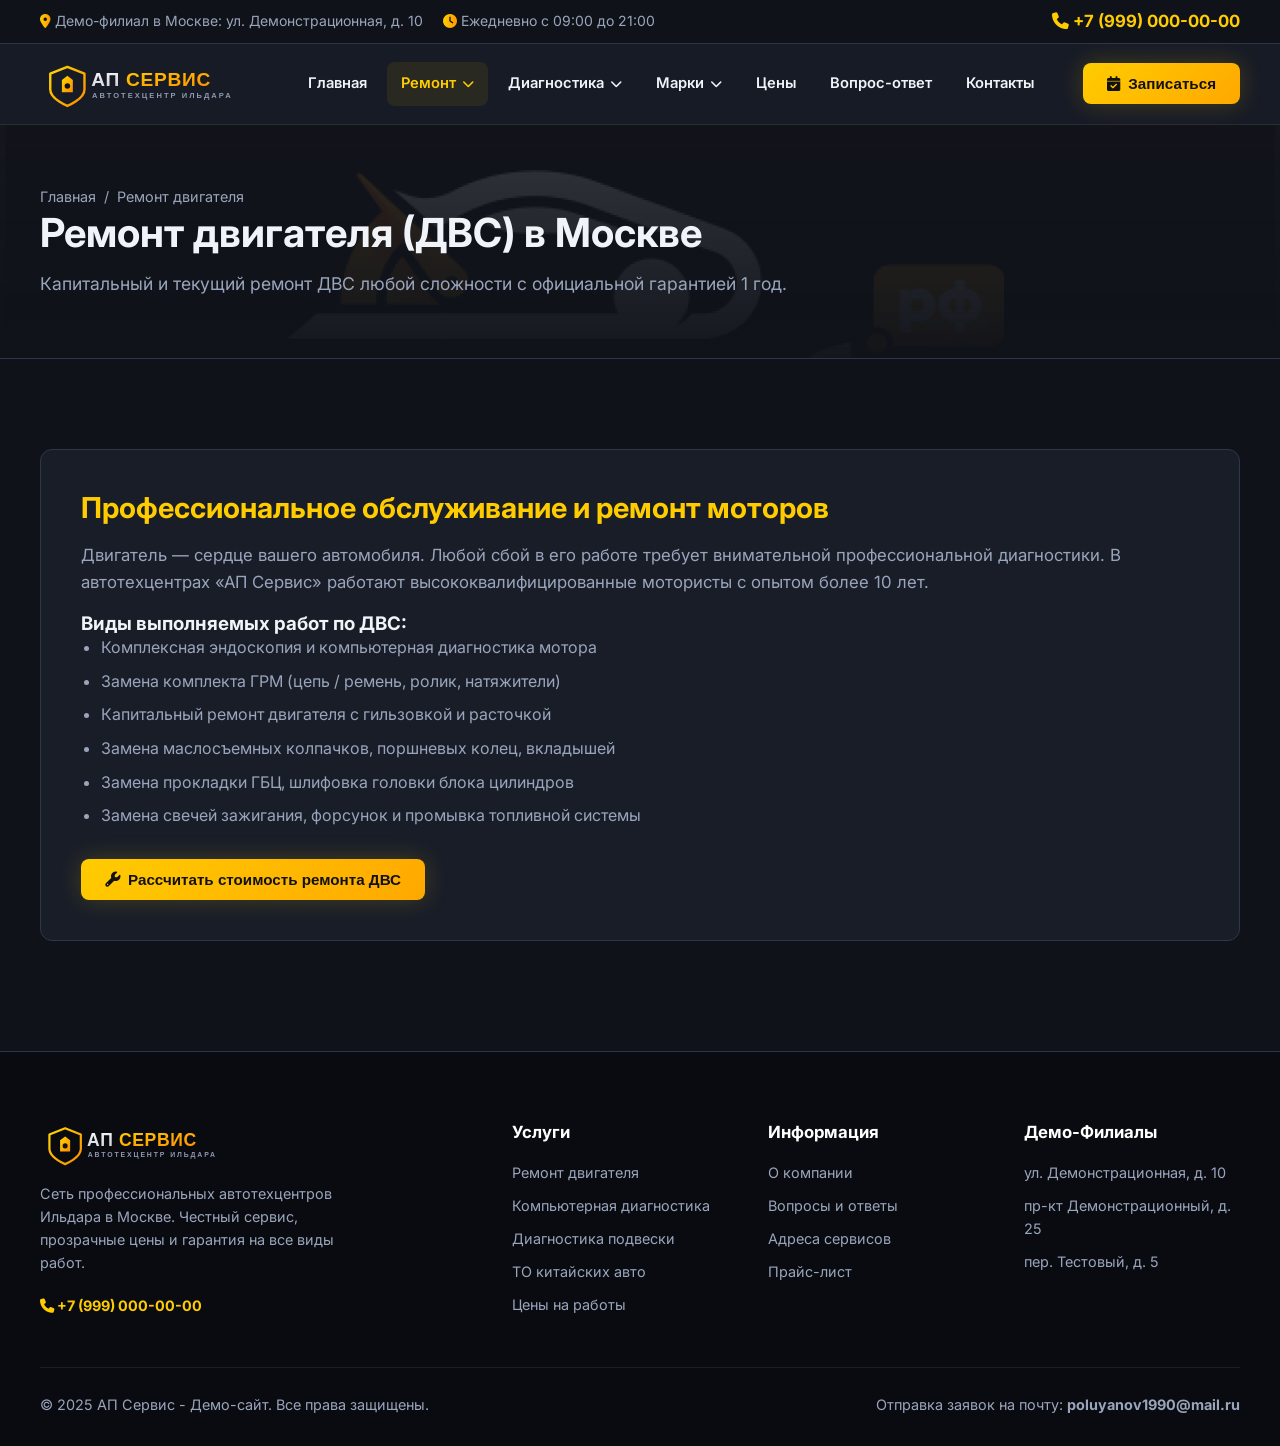
<file: dvigatel.html>
<!DOCTYPE html>
<html lang="ru">
<head>
  <meta charset="UTF-8">
  <meta name="viewport" content="width=device-width, initial-scale=1.0">
  <title>Ремонт двигателя (ДВС) в Москве - АП Сервис</title>
  <meta name="description" content="Профессиональный ремонт бензиновых и дизельных двигателей в автосервисе Ильдара АП Сервис. Гарантия 1 год.">
  <link rel="stylesheet" href="css/style.css">
  <link rel="stylesheet" href="https://cdnjs.cloudflare.com/ajax/libs/font-awesome/6.4.0/css/all.min.css">
  <link href="https://fonts.googleapis.com/css2?family=Inter:wght@400;500;600;700;800;900&display=swap" rel="stylesheet">
</head>
<body>

  <!-- Top Bar -->
  <div class="top-bar">
    <div class="container">
      <div class="top-bar-info">
        <div class="item"><i class="fa-solid fa-location-dot text-highlight"></i> Демо-филиал в Москве: ул. Демонстрационная, д. 10</div>
        <div class="item"><i class="fa-solid fa-clock text-highlight"></i> Ежедневно с 09:00 до 21:00</div>
      </div>
      <div class="top-bar-contact">
        <a href="tel:+79990000000" class="phone-link"><i class="fa-solid fa-phone"></i> +7 (999) 000-00-00</a>
      </div>
    </div>
  </div>

  <!-- Header -->
  <header class="header">
    <div class="container header-container">
      <a href="index.html" class="logo">
        <img src="images/logo.svg" alt="АП Сервис - Автосервис Ильдара">
      </a>

      <nav>
        <ul class="nav-menu">
          <li class="nav-item"><a href="index.html" class="nav-link">Главная</a></li>

          <li class="nav-item has-dropdown active">
            <a href="#" class="nav-link">
              Ремонт <i class="fa-solid fa-chevron-down dropdown-arrow"></i>
            </a>
            <div class="dropdown-menu mega-menu">
              <a href="dvigatel.html"><i class="fa-solid fa-engine"></i> Ремонт двигателя</a>
              <a href="diagnostika-podveski.html"><i class="fa-solid fa-car-side"></i> Замена амортизаторов</a>
              <a href="dvigatel.html"><i class="fa-solid fa-gear"></i> Замена ГРМ</a>
              <a href="dvigatel.html"><i class="fa-solid fa-oil-can"></i> Замена масла в АКПП</a>
              <a href="dvigatel.html"><i class="fa-solid fa-oil-can"></i> Замена масла в ДВС</a>
              <a href="diagnostika-podveski.html"><i class="fa-solid fa-compact-disc"></i> Замена колодок и дисков</a>
              <a href="diagnostika-podveski.html"><i class="fa-solid fa-dharmachakra"></i> Замена ступичного подшипника</a>
              <a href="diagnostika-podveski.html"><i class="fa-solid fa-wrench"></i> Замена сайлентблоков</a>
              <a href="dvigatel.html"><i class="fa-solid fa-temperature-arrow-down"></i> Замена антифриза</a>
              <a href="dvigatel.html"><i class="fa-solid fa-snowflake"></i> Заправка кондиционера</a>
            </div>
          </li>

          <li class="nav-item has-dropdown">
            <a href="#" class="nav-link">
              Диагностика <i class="fa-solid fa-chevron-down dropdown-arrow"></i>
            </a>
            <div class="dropdown-menu">
              <a href="computernaya-diagnostika.html">Компьютерная диагностика</a>
              <a href="diagnostika-podveski.html">Диагностика подвески</a>
              <a href="computernaya-diagnostika.html">Диагностика ДВС</a>
              <a href="computernaya-diagnostika.html">Диагностика трансмиссии</a>
              <a href="computernaya-diagnostika.html">Диагностика тормозной системы</a>
            </div>
          </li>

          <li class="nav-item has-dropdown">
            <a href="#" class="nav-link">
              Марки <i class="fa-solid fa-chevron-down dropdown-arrow"></i>
            </a>
            <div class="dropdown-menu mega-menu">
              <a href="to-geely.html">ТО Geely</a>
              <a href="to-geely.html">ТО Haval</a>
              <a href="to-geely.html">ТО Chery</a>
              <a href="to-geely.html">ТО Changan</a>
              <a href="to-geely.html">ТО Jaecoo</a>
              <a href="to-geely.html">ТО Jetour</a>
              <a href="to-geely.html">ТО Exeed</a>
              <a href="to-geely.html">ТО Tank</a>
            </div>
          </li>

          <li class="nav-item"><a href="price.html" class="nav-link">Цены</a></li>
          <li class="nav-item"><a href="faq.html" class="nav-link">Вопрос-ответ</a></li>
          <li class="nav-item"><a href="index.html#branches" class="nav-link">Контакты</a></li>
        </ul>
      </nav>

      <div class="header-actions">
        <button class="btn btn-primary" data-open-modal data-service="Ремонт ДВС"><i class="fa-solid fa-calendar-check"></i> Записаться</button>
        <button class="mobile-toggle"><i class="fa-solid fa-bars"></i></button>
      </div>
    </div>
  </header>

  <!-- Page Banner -->
  <section class="page-banner">
    <div class="container">
      <div class="breadcrumbs">
        <a href="index.html">Главная</a> / <span>Ремонт двигателя</span>
      </div>
      <h1>Ремонт двигателя (ДВС) в Москве</h1>
      <p style="color: var(--text-muted); font-size: 1.1rem;">Капитальный и текущий ремонт ДВС любой сложности с официальной гарантией 1 год.</p>
    </div>
  </section>

  <!-- Content Block -->
  <section class="content-block">
    <div class="container">
      <div class="content-box">
        <h2>Профессиональное обслуживание и ремонт моторов</h2>
        <p>Двигатель — сердце вашего автомобиля. Любой сбой в его работе требует внимательной профессиональной диагностики. В автотехцентрах «АП Сервис» работают высококвалифицированные мотористы с опытом более 10 лет.</p>

        <h3>Виды выполняемых работ по ДВС:</h3>
        <ul>
          <li>Комплексная эндоскопия и компьютерная диагностика мотора</li>
          <li>Замена комплекта ГРМ (цепь / ремень, ролик, натяжители)</li>
          <li>Капитальный ремонт двигателя с гильзовкой и расточкой</li>
          <li>Замена маслосъемных колпачков, поршневых колец, вкладышей</li>
          <li>Замена прокладки ГБЦ, шлифовка головки блока цилиндров</li>
          <li>Замена свечей зажигания, форсунок и промывка топливной системы</li>
        </ul>

        <div style="margin-top: 30px;">
          <button class="btn btn-primary" data-open-modal data-service="Ремонт ДВС"><i class="fa-solid fa-wrench"></i> Рассчитать стоимость ремонта ДВС</button>
        </div>
      </div>
    </div>
  </section>

  <!-- Footer -->
  <footer class="footer">
    <div class="container">
      <div class="footer-grid">
        <div>
          <div class="footer-logo">
            <img src="images/logo.svg" alt="АП Сервис">
          </div>
          <p class="footer-desc">Сеть профессиональных автотехцентров Ильдара в Москве. Честный сервис, прозрачные цены и гарантия на все виды работ.</p>
          <p style="color: var(--primary); font-weight: 700;"><i class="fa-solid fa-phone"></i> +7 (999) 000-00-00</p>
        </div>

        <div class="footer-col">
          <h4>Услуги</h4>
          <ul class="footer-links">
            <li><a href="dvigatel.html">Ремонт двигателя</a></li>
            <li><a href="computernaya-diagnostika.html">Компьютерная диагностика</a></li>
            <li><a href="diagnostika-podveski.html">Диагностика подвески</a></li>
            <li><a href="to-geely.html">ТО китайских авто</a></li>
            <li><a href="price.html">Цены на работы</a></li>
          </ul>
        </div>

        <div class="footer-col">
          <h4>Информация</h4>
          <ul class="footer-links">
            <li><a href="index.html">О компании</a></li>
            <li><a href="faq.html">Вопросы и ответы</a></li>
            <li><a href="index.html#branches">Адреса сервисов</a></li>
            <li><a href="price.html">Прайс-лист</a></li>
          </ul>
        </div>

        <div class="footer-col">
          <h4>Демо-Филиалы</h4>
          <ul class="footer-links">
            <li>ул. Демонстрационная, д. 10</li>
            <li>пр-кт Демонстрационный, д. 25</li>
            <li>пер. Тестовый, д. 5</li>
          </ul>
        </div>
      </div>

      <div class="footer-bottom">
        <div>&copy; 2025 АП Сервис - Демо-сайт. Все права защищены.</div>
        <div>Отправка заявок на почту: <strong>poluyanov1990@mail.ru</strong></div>
      </div>
    </div>
  </footer>

  <!-- Modal Popup -->
  <div class="modal-overlay" id="bookingModal">
    <div class="modal-box">
      <button class="modal-close" data-close-modal>&times;</button>
      <h3 class="modal-title">Запись на ремонт ДВС</h3>
      <p class="modal-desc">Заполните форму, и наш старший моторист перезвонит вам.</p>

      <form class="modal-form ajax-form">
        <div class="form-group">
          <input type="text" name="name" class="form-control" placeholder="Ваше имя" required>
        </div>
        <div class="form-group">
          <input type="tel" name="phone" class="form-control" placeholder="Номер телефона" required>
        </div>
        <input type="hidden" name="service" value="Ремонт ДВС">
        <button type="submit" class="btn btn-primary">Записаться</button>
      </form>
    </div>
  </div>

  <script src="js/main.js"></script>
</body>
</html>
</file>
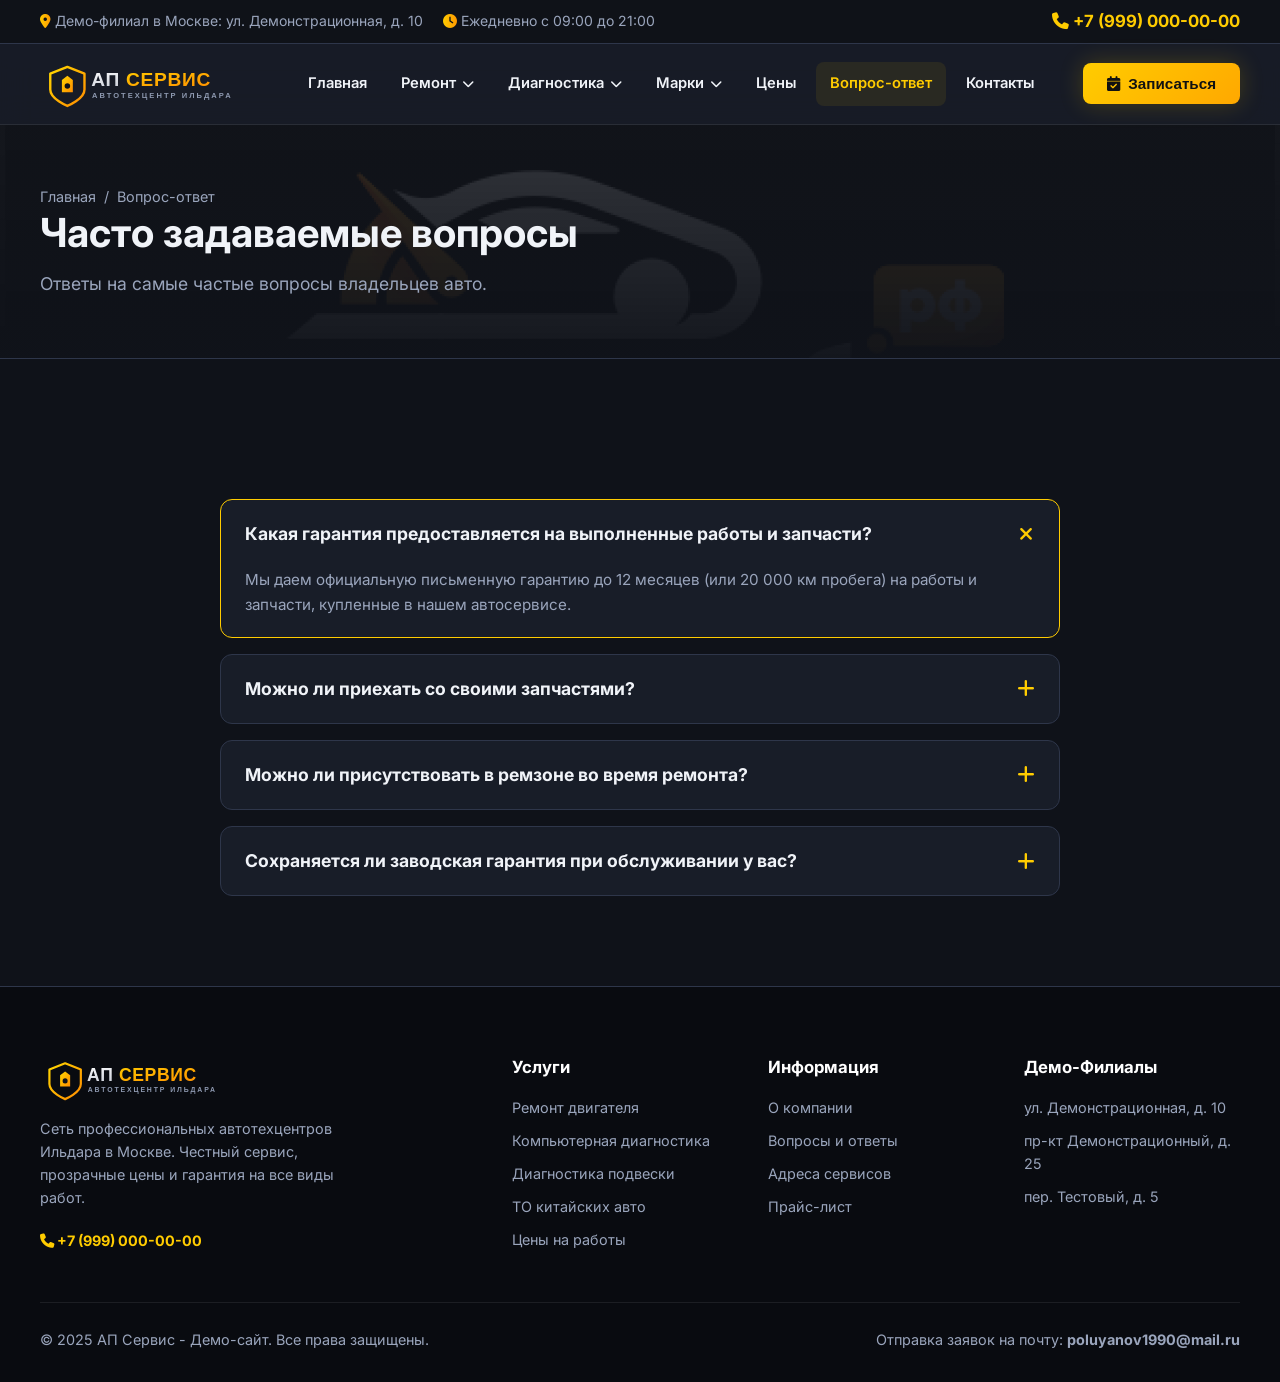
<file: faq.html>
<!DOCTYPE html>
<html lang="ru">
<head>
  <meta charset="UTF-8">
  <meta name="viewport" content="width=device-width, initial-scale=1.0">
  <title>Часто задаваемые вопросы (FAQ) - АП Сервис</title>
  <meta name="description" content="Ответы на популярные вопросы о ремонте, гарантии, запчастях и записи в автосервис Ильдара АП Сервис.">
  <link rel="stylesheet" href="css/style.css">
  <link rel="stylesheet" href="https://cdnjs.cloudflare.com/ajax/libs/font-awesome/6.4.0/css/all.min.css">
  <link href="https://fonts.googleapis.com/css2?family=Inter:wght@400;500;600;700;800;900&display=swap" rel="stylesheet">
</head>
<body>

  <!-- Top Bar -->
  <div class="top-bar">
    <div class="container">
      <div class="top-bar-info">
        <div class="item"><i class="fa-solid fa-location-dot text-highlight"></i> Демо-филиал в Москве: ул. Демонстрационная, д. 10</div>
        <div class="item"><i class="fa-solid fa-clock text-highlight"></i> Ежедневно с 09:00 до 21:00</div>
      </div>
      <div class="top-bar-contact">
        <a href="tel:+79990000000" class="phone-link"><i class="fa-solid fa-phone"></i> +7 (999) 000-00-00</a>
      </div>
    </div>
  </div>

  <!-- Header -->
  <header class="header">
    <div class="container header-container">
      <a href="index.html" class="logo">
        <img src="images/logo.svg" alt="АП Сервис - Автосервис Ильдара">
      </a>

      <nav>
        <ul class="nav-menu">
          <li class="nav-item"><a href="index.html" class="nav-link">Главная</a></li>

          <li class="nav-item has-dropdown">
            <a href="#" class="nav-link">
              Ремонт <i class="fa-solid fa-chevron-down dropdown-arrow"></i>
            </a>
            <div class="dropdown-menu mega-menu">
              <a href="dvigatel.html"><i class="fa-solid fa-engine"></i> Ремонт двигателя</a>
              <a href="diagnostika-podveski.html"><i class="fa-solid fa-car-side"></i> Замена амортизаторов</a>
              <a href="dvigatel.html"><i class="fa-solid fa-gear"></i> Замена ГРМ</a>
              <a href="dvigatel.html"><i class="fa-solid fa-oil-can"></i> Замена масла в АКПП</a>
              <a href="dvigatel.html"><i class="fa-solid fa-oil-can"></i> Замена масла в ДВС</a>
              <a href="diagnostika-podveski.html"><i class="fa-solid fa-compact-disc"></i> Замена колодок и дисков</a>
              <a href="diagnostika-podveski.html"><i class="fa-solid fa-dharmachakra"></i> Замена ступичного подшипника</a>
              <a href="diagnostika-podveski.html"><i class="fa-solid fa-wrench"></i> Замена сайлентблоков</a>
              <a href="dvigatel.html"><i class="fa-solid fa-temperature-arrow-down"></i> Замена антифриза</a>
              <a href="dvigatel.html"><i class="fa-solid fa-snowflake"></i> Заправка кондиционера</a>
            </div>
          </li>

          <li class="nav-item has-dropdown">
            <a href="#" class="nav-link">
              Диагностика <i class="fa-solid fa-chevron-down dropdown-arrow"></i>
            </a>
            <div class="dropdown-menu">
              <a href="computernaya-diagnostika.html">Компьютерная диагностика</a>
              <a href="diagnostika-podveski.html">Диагностика подвески</a>
              <a href="computernaya-diagnostika.html">Диагностика ДВС</a>
              <a href="computernaya-diagnostika.html">Диагностика трансмиссии</a>
              <a href="computernaya-diagnostika.html">Диагностика тормозной системы</a>
            </div>
          </li>

          <li class="nav-item has-dropdown">
            <a href="#" class="nav-link">
              Марки <i class="fa-solid fa-chevron-down dropdown-arrow"></i>
            </a>
            <div class="dropdown-menu mega-menu">
              <a href="to-geely.html">ТО Geely</a>
              <a href="to-geely.html">ТО Haval</a>
              <a href="to-geely.html">ТО Chery</a>
              <a href="to-geely.html">ТО Changan</a>
              <a href="to-geely.html">ТО Jaecoo</a>
              <a href="to-geely.html">ТО Jetour</a>
              <a href="to-geely.html">ТО Exeed</a>
              <a href="to-geely.html">ТО Tank</a>
            </div>
          </li>

          <li class="nav-item"><a href="price.html" class="nav-link">Цены</a></li>
          <li class="nav-item active"><a href="faq.html" class="nav-link">Вопрос-ответ</a></li>
          <li class="nav-item"><a href="index.html#branches" class="nav-link">Контакты</a></li>
        </ul>
      </nav>

      <div class="header-actions">
        <button class="btn btn-primary" data-open-modal><i class="fa-solid fa-calendar-check"></i> Записаться</button>
        <button class="mobile-toggle"><i class="fa-solid fa-bars"></i></button>
      </div>
    </div>
  </header>

  <section class="page-banner">
    <div class="container">
      <div class="breadcrumbs">
        <a href="index.html">Главная</a> / <span>Вопрос-ответ</span>
      </div>
      <h1>Часто задаваемые вопросы</h1>
      <p style="color: var(--text-muted); font-size: 1.1rem;">Ответы на самые частые вопросы владельцев авто.</p>
    </div>
  </section>

  <section class="faq-section">
    <div class="container">
      <div class="faq-accordion">
        <div class="faq-item active">
          <div class="faq-question">
            <span>Какая гарантия предоставляется на выполненные работы и запчасти?</span>
            <i class="fa-solid fa-plus faq-icon"></i>
          </div>
          <div class="faq-answer">
            Мы даем официальную письменную гарантию до 12 месяцев (или 20 000 км пробега) на работы и запчасти, купленные в нашем автосервисе.
          </div>
        </div>

        <div class="faq-item">
          <div class="faq-question">
            <span>Можно ли приехать со своими запчастями?</span>
            <i class="fa-solid fa-plus faq-icon"></i>
          </div>
          <div class="faq-answer">
            Да, вы можете привезти свои запчасти и расходные материалы. При этом гарантия распространяется только на качество выполненных монтажных работ.
          </div>
        </div>

        <div class="faq-item">
          <div class="faq-question">
            <span>Можно ли присутствовать в ремзоне во время ремонта?</span>
            <i class="fa-solid fa-plus faq-icon"></i>
          </div>
          <div class="faq-answer">
            Да! Мы полностью открыты перед клиентами. После соблюдения правил техники безопасности мастер проведет вас в ремзону и покажет выявленные дефекты.
          </div>
        </div>

        <div class="faq-item">
          <div class="faq-question">
            <span>Сохраняется ли заводская гарантия при обслуживании у вас?</span>
            <i class="fa-solid fa-plus faq-icon"></i>
          </div>
          <div class="faq-answer">
            Да, наш автотехцентр имеет все необходимые сертификаты соответствия ГОСТ Р. Вы получаете заказ-наряд и чеки со всеми необходимыми отметками.
          </div>
        </div>
      </div>
    </div>
  </section>

  <!-- Footer -->
  <footer class="footer">
    <div class="container">
      <div class="footer-grid">
        <div>
          <div class="footer-logo">
            <img src="images/logo.svg" alt="АП Сервис">
          </div>
          <p class="footer-desc">Сеть профессиональных автотехцентров Ильдара в Москве. Честный сервис, прозрачные цены и гарантия на все виды работ.</p>
          <p style="color: var(--primary); font-weight: 700;"><i class="fa-solid fa-phone"></i> +7 (999) 000-00-00</p>
        </div>

        <div class="footer-col">
          <h4>Услуги</h4>
          <ul class="footer-links">
            <li><a href="dvigatel.html">Ремонт двигателя</a></li>
            <li><a href="computernaya-diagnostika.html">Компьютерная диагностика</a></li>
            <li><a href="diagnostika-podveski.html">Диагностика подвески</a></li>
            <li><a href="to-geely.html">ТО китайских авто</a></li>
            <li><a href="price.html">Цены на работы</a></li>
          </ul>
        </div>

        <div class="footer-col">
          <h4>Информация</h4>
          <ul class="footer-links">
            <li><a href="index.html">О компании</a></li>
            <li><a href="faq.html">Вопросы и ответы</a></li>
            <li><a href="index.html#branches">Адреса сервисов</a></li>
            <li><a href="price.html">Прайс-лист</a></li>
          </ul>
        </div>

        <div class="footer-col">
          <h4>Демо-Филиалы</h4>
          <ul class="footer-links">
            <li>ул. Демонстрационная, д. 10</li>
            <li>пр-кт Демонстрационный, д. 25</li>
            <li>пер. Тестовый, д. 5</li>
          </ul>
        </div>
      </div>

      <div class="footer-bottom">
        <div>&copy; 2025 АП Сервис - Демо-сайт. Все права защищены.</div>
        <div>Отправка заявок на почту: <strong>poluyanov1990@mail.ru</strong></div>
      </div>
    </div>
  </footer>

  <div class="modal-overlay" id="bookingModal">
    <div class="modal-box">
      <button class="modal-close" data-close-modal>&times;</button>
      <h3 class="modal-title">Задать вопрос или записаться</h3>
      <form class="modal-form ajax-form">
        <div class="form-group"><input type="text" name="name" class="form-control" placeholder="Имя" required></div>
        <div class="form-group"><input type="tel" name="phone" class="form-control" placeholder="Телефон" required></div>
        <input type="hidden" name="service" value="Вопрос с сайта FAQ">
        <button type="submit" class="btn btn-primary">Отправить</button>
      </form>
    </div>
  </div>

  <script src="js/main.js"></script>
</body>
</html>
</file>
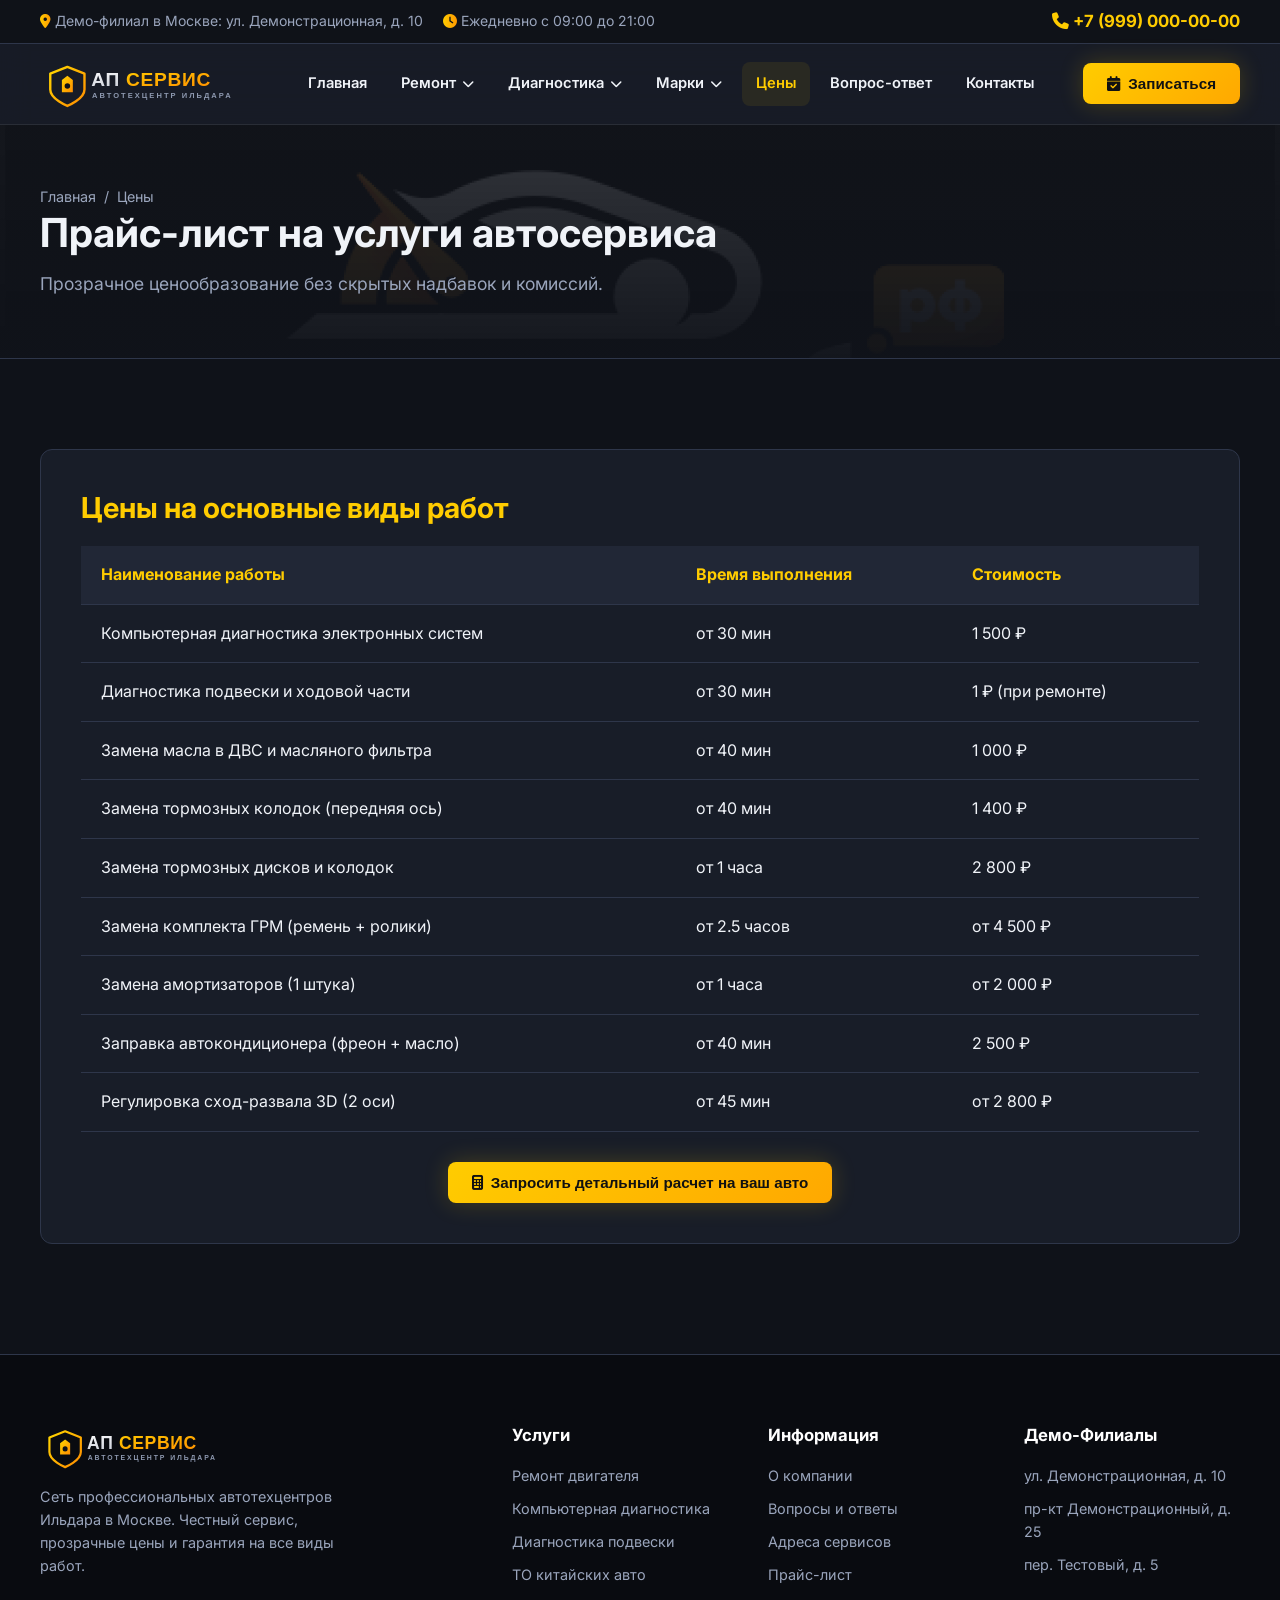
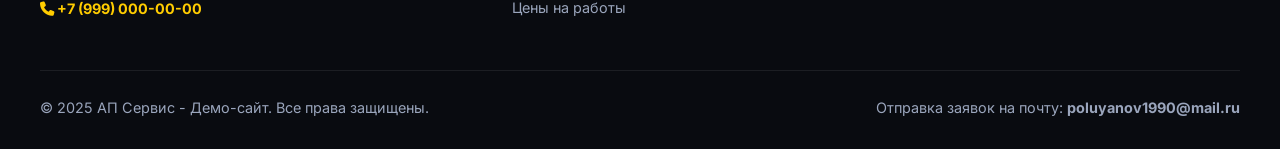
<file: price.html>
<!DOCTYPE html>
<html lang="ru">
<head>
  <meta charset="UTF-8">
  <meta name="viewport" content="width=device-width, initial-scale=1.0">
  <title>Цены на ремонт и обслуживание авто в Москве - АП Сервис</title>
  <meta name="description" content="Прайс-лист и честные цены на ремонт двигателя, ходовой, электрики и ТО в автотехцентре АП Сервис Ильдара.">
  <link rel="stylesheet" href="css/style.css">
  <link rel="stylesheet" href="https://cdnjs.cloudflare.com/ajax/libs/font-awesome/6.4.0/css/all.min.css">
  <link href="https://fonts.googleapis.com/css2?family=Inter:wght@400;500;600;700;800;900&display=swap" rel="stylesheet">
</head>
<body>

  <!-- Top Bar -->
  <div class="top-bar">
    <div class="container">
      <div class="top-bar-info">
        <div class="item"><i class="fa-solid fa-location-dot text-highlight"></i> Демо-филиал в Москве: ул. Демонстрационная, д. 10</div>
        <div class="item"><i class="fa-solid fa-clock text-highlight"></i> Ежедневно с 09:00 до 21:00</div>
      </div>
      <div class="top-bar-contact">
        <a href="tel:+79990000000" class="phone-link"><i class="fa-solid fa-phone"></i> +7 (999) 000-00-00</a>
      </div>
    </div>
  </div>

  <!-- Header -->
  <header class="header">
    <div class="container header-container">
      <a href="index.html" class="logo">
        <img src="images/logo.svg" alt="АП Сервис - Автосервис Ильдара">
      </a>

      <nav>
        <ul class="nav-menu">
          <li class="nav-item"><a href="index.html" class="nav-link">Главная</a></li>

          <li class="nav-item has-dropdown">
            <a href="#" class="nav-link">
              Ремонт <i class="fa-solid fa-chevron-down dropdown-arrow"></i>
            </a>
            <div class="dropdown-menu mega-menu">
              <a href="dvigatel.html"><i class="fa-solid fa-engine"></i> Ремонт двигателя</a>
              <a href="diagnostika-podveski.html"><i class="fa-solid fa-car-side"></i> Замена амортизаторов</a>
              <a href="dvigatel.html"><i class="fa-solid fa-gear"></i> Замена ГРМ</a>
              <a href="dvigatel.html"><i class="fa-solid fa-oil-can"></i> Замена масла в АКПП</a>
              <a href="dvigatel.html"><i class="fa-solid fa-oil-can"></i> Замена масла в ДВС</a>
              <a href="diagnostika-podveski.html"><i class="fa-solid fa-compact-disc"></i> Замена колодок и дисков</a>
              <a href="diagnostika-podveski.html"><i class="fa-solid fa-dharmachakra"></i> Замена ступичного подшипника</a>
              <a href="diagnostika-podveski.html"><i class="fa-solid fa-wrench"></i> Замена сайлентблоков</a>
              <a href="dvigatel.html"><i class="fa-solid fa-temperature-arrow-down"></i> Замена антифриза</a>
              <a href="dvigatel.html"><i class="fa-solid fa-snowflake"></i> Заправка кондиционера</a>
            </div>
          </li>

          <li class="nav-item has-dropdown">
            <a href="#" class="nav-link">
              Диагностика <i class="fa-solid fa-chevron-down dropdown-arrow"></i>
            </a>
            <div class="dropdown-menu">
              <a href="computernaya-diagnostika.html">Компьютерная диагностика</a>
              <a href="diagnostika-podveski.html">Диагностика подвески</a>
              <a href="computernaya-diagnostika.html">Диагностика ДВС</a>
              <a href="computernaya-diagnostika.html">Диагностика трансмиссии</a>
              <a href="computernaya-diagnostika.html">Диагностика тормозной системы</a>
            </div>
          </li>

          <li class="nav-item has-dropdown">
            <a href="#" class="nav-link">
              Марки <i class="fa-solid fa-chevron-down dropdown-arrow"></i>
            </a>
            <div class="dropdown-menu mega-menu">
              <a href="to-geely.html">ТО Geely</a>
              <a href="to-geely.html">ТО Haval</a>
              <a href="to-geely.html">ТО Chery</a>
              <a href="to-geely.html">ТО Changan</a>
              <a href="to-geely.html">ТО Jaecoo</a>
              <a href="to-geely.html">ТО Jetour</a>
              <a href="to-geely.html">ТО Exeed</a>
              <a href="to-geely.html">ТО Tank</a>
            </div>
          </li>

          <li class="nav-item active"><a href="price.html" class="nav-link">Цены</a></li>
          <li class="nav-item"><a href="faq.html" class="nav-link">Вопрос-ответ</a></li>
          <li class="nav-item"><a href="index.html#branches" class="nav-link">Контакты</a></li>
        </ul>
      </nav>

      <div class="header-actions">
        <button class="btn btn-primary" data-open-modal><i class="fa-solid fa-calendar-check"></i> Записаться</button>
        <button class="mobile-toggle"><i class="fa-solid fa-bars"></i></button>
      </div>
    </div>
  </header>

  <section class="page-banner">
    <div class="container">
      <div class="breadcrumbs">
        <a href="index.html">Главная</a> / <span>Цены</span>
      </div>
      <h1>Прайс-лист на услуги автосервиса</h1>
      <p style="color: var(--text-muted); font-size: 1.1rem;">Прозрачное ценообразование без скрытых надбавок и комиссий.</p>
    </div>
  </section>

  <section class="content-block">
    <div class="container">
      <div class="content-box">
        <h2>Цены на основные виды работ</h2>
        <table class="price-table">
          <thead>
            <tr>
              <th>Наименование работы</th>
              <th>Время выполнения</th>
              <th>Стоимость</th>
            </tr>
          </thead>
          <tbody>
            <tr>
              <td>Компьютерная диагностика электронных систем</td>
              <td>от 30 мин</td>
              <td>1 500 ₽</td>
            </tr>
            <tr>
              <td>Диагностика подвески и ходовой части</td>
              <td>от 30 мин</td>
              <td>1 ₽ (при ремонте)</td>
            </tr>
            <tr>
              <td>Замена масла в ДВС и масляного фильтра</td>
              <td>от 40 мин</td>
              <td>1 000 ₽</td>
            </tr>
            <tr>
              <td>Замена тормозных колодок (передняя ось)</td>
              <td>от 40 мин</td>
              <td>1 400 ₽</td>
            </tr>
            <tr>
              <td>Замена тормозных дисков и колодок</td>
              <td>от 1 часа</td>
              <td>2 800 ₽</td>
            </tr>
            <tr>
              <td>Замена комплекта ГРМ (ремень + ролики)</td>
              <td>от 2.5 часов</td>
              <td>от 4 500 ₽</td>
            </tr>
            <tr>
              <td>Замена амортизаторов (1 штука)</td>
              <td>от 1 часа</td>
              <td>от 2 000 ₽</td>
            </tr>
            <tr>
              <td>Заправка автокондиционера (фреон + масло)</td>
              <td>от 40 мин</td>
              <td>2 500 ₽</td>
            </tr>
            <tr>
              <td>Регулировка сход-развала 3D (2 оси)</td>
              <td>от 45 мин</td>
              <td>от 2 800 ₽</td>
            </tr>
          </tbody>
        </table>

        <div style="margin-top: 30px; text-align: center;">
          <button class="btn btn-primary" data-open-modal><i class="fa-solid fa-calculator"></i> Запросить детальный расчет на ваш авто</button>
        </div>
      </div>
    </div>
  </section>

  <!-- Footer -->
  <footer class="footer">
    <div class="container">
      <div class="footer-grid">
        <div>
          <div class="footer-logo">
            <img src="images/logo.svg" alt="АП Сервис">
          </div>
          <p class="footer-desc">Сеть профессиональных автотехцентров Ильдара в Москве. Честный сервис, прозрачные цены и гарантия на все виды работ.</p>
          <p style="color: var(--primary); font-weight: 700;"><i class="fa-solid fa-phone"></i> +7 (999) 000-00-00</p>
        </div>

        <div class="footer-col">
          <h4>Услуги</h4>
          <ul class="footer-links">
            <li><a href="dvigatel.html">Ремонт двигателя</a></li>
            <li><a href="computernaya-diagnostika.html">Компьютерная диагностика</a></li>
            <li><a href="diagnostika-podveski.html">Диагностика подвески</a></li>
            <li><a href="to-geely.html">ТО китайских авто</a></li>
            <li><a href="price.html">Цены на работы</a></li>
          </ul>
        </div>

        <div class="footer-col">
          <h4>Информация</h4>
          <ul class="footer-links">
            <li><a href="index.html">О компании</a></li>
            <li><a href="faq.html">Вопросы и ответы</a></li>
            <li><a href="index.html#branches">Адреса сервисов</a></li>
            <li><a href="price.html">Прайс-лист</a></li>
          </ul>
        </div>

        <div class="footer-col">
          <h4>Демо-Филиалы</h4>
          <ul class="footer-links">
            <li>ул. Демонстрационная, д. 10</li>
            <li>пр-кт Демонстрационный, д. 25</li>
            <li>пер. Тестовый, д. 5</li>
          </ul>
        </div>
      </div>

      <div class="footer-bottom">
        <div>&copy; 2025 АП Сервис - Демо-сайт. Все права защищены.</div>
        <div>Отправка заявок на почту: <strong>poluyanov1990@mail.ru</strong></div>
      </div>
    </div>
  </footer>

  <div class="modal-overlay" id="bookingModal">
    <div class="modal-box">
      <button class="modal-close" data-close-modal>&times;</button>
      <h3 class="modal-title">Рассчитать стоимость</h3>
      <form class="modal-form ajax-form">
        <div class="form-group"><input type="text" name="name" class="form-control" placeholder="Имя" required></div>
        <div class="form-group"><input type="tel" name="phone" class="form-control" placeholder="Телефон" required></div>
        <input type="hidden" name="service" value="Расчет стоимости по прайсу">
        <button type="submit" class="btn btn-primary">Отправить</button>
      </form>
    </div>
  </div>

  <script src="js/main.js"></script>
</body>
</html>
</file>
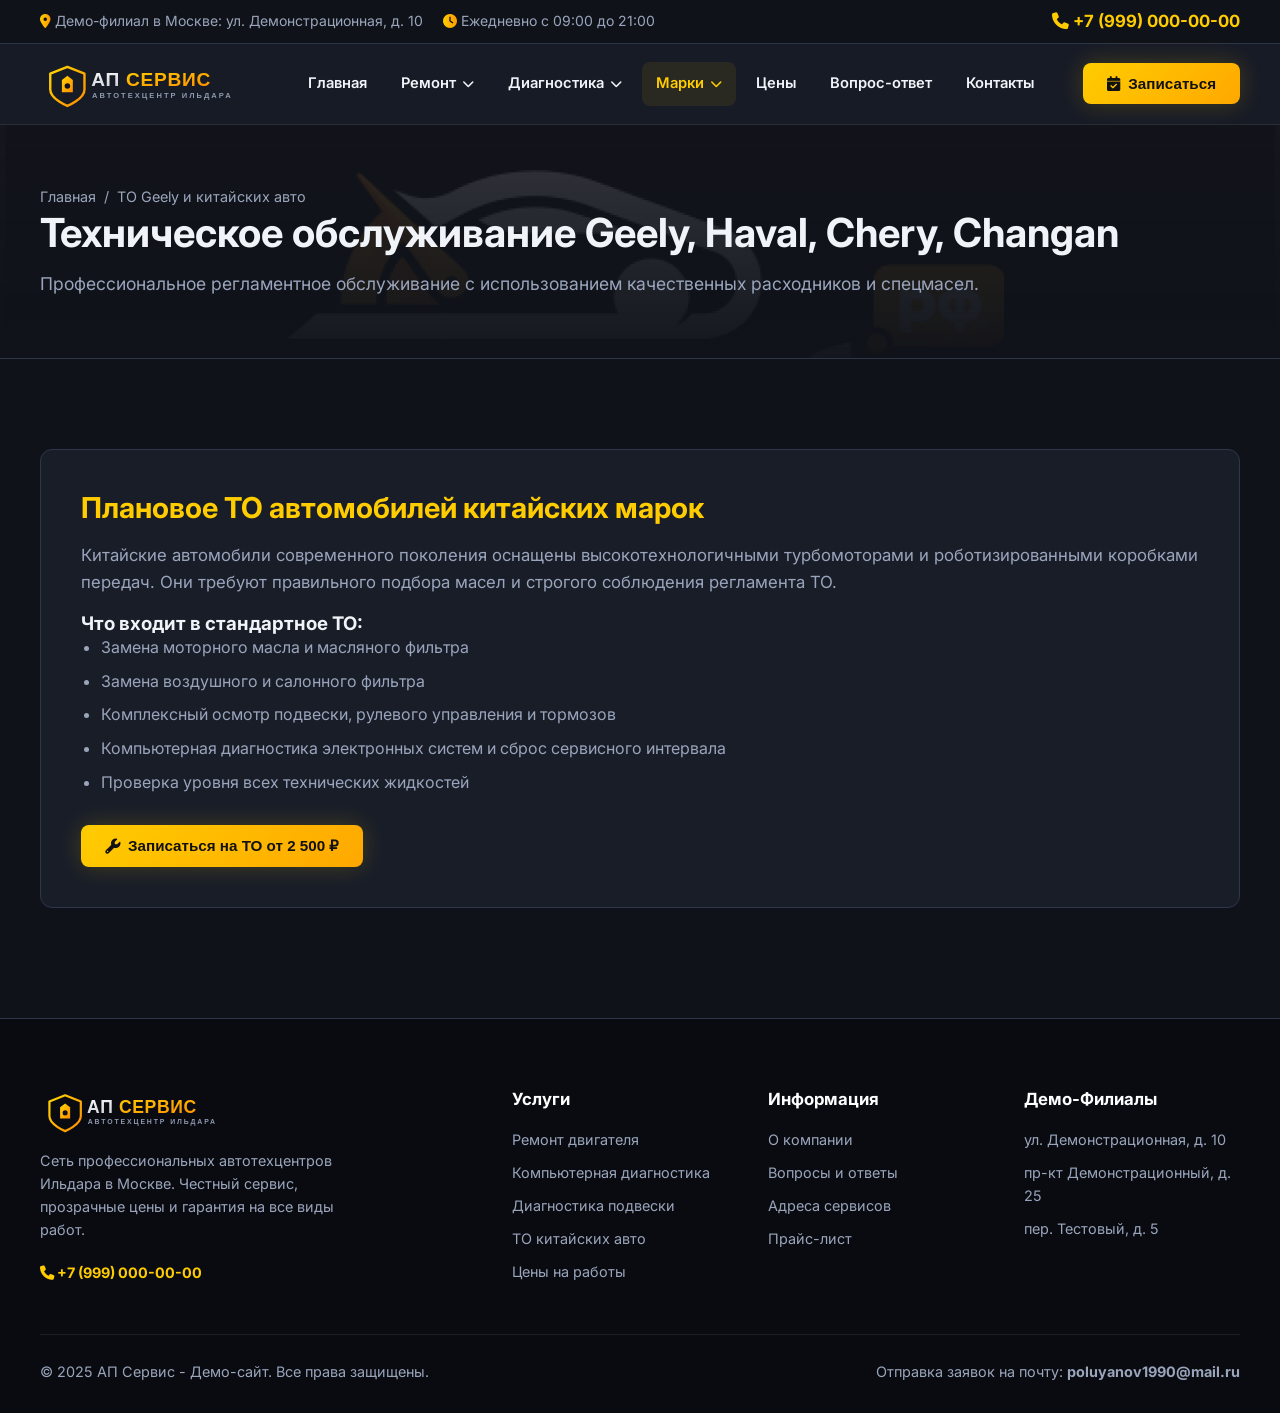
<file: to-geely.html>
<!DOCTYPE html>
<html lang="ru">
<head>
  <meta charset="UTF-8">
  <meta name="viewport" content="width=device-width, initial-scale=1.0">
  <title>Техническое обслуживание (ТО) Geely, Haval, Chery в Москве - АП Сервис</title>
  <meta name="description" content="Обслуживание и плановое ТО китайских автомобилей Geely, Haval, Chery, Changan с сохранением гарантии в АП Сервис.">
  <link rel="stylesheet" href="css/style.css">
  <link rel="stylesheet" href="https://cdnjs.cloudflare.com/ajax/libs/font-awesome/6.4.0/css/all.min.css">
  <link href="https://fonts.googleapis.com/css2?family=Inter:wght@400;500;600;700;800;900&display=swap" rel="stylesheet">
</head>
<body>

  <!-- Top Bar -->
  <div class="top-bar">
    <div class="container">
      <div class="top-bar-info">
        <div class="item"><i class="fa-solid fa-location-dot text-highlight"></i> Демо-филиал в Москве: ул. Демонстрационная, д. 10</div>
        <div class="item"><i class="fa-solid fa-clock text-highlight"></i> Ежедневно с 09:00 до 21:00</div>
      </div>
      <div class="top-bar-contact">
        <a href="tel:+79990000000" class="phone-link"><i class="fa-solid fa-phone"></i> +7 (999) 000-00-00</a>
      </div>
    </div>
  </div>

  <!-- Header -->
  <header class="header">
    <div class="container header-container">
      <a href="index.html" class="logo">
        <img src="images/logo.svg" alt="АП Сервис - Автосервис Ильдара">
      </a>

      <nav>
        <ul class="nav-menu">
          <li class="nav-item"><a href="index.html" class="nav-link">Главная</a></li>

          <li class="nav-item has-dropdown">
            <a href="#" class="nav-link">
              Ремонт <i class="fa-solid fa-chevron-down dropdown-arrow"></i>
            </a>
            <div class="dropdown-menu mega-menu">
              <a href="dvigatel.html"><i class="fa-solid fa-engine"></i> Ремонт двигателя</a>
              <a href="diagnostika-podveski.html"><i class="fa-solid fa-car-side"></i> Замена амортизаторов</a>
              <a href="dvigatel.html"><i class="fa-solid fa-gear"></i> Замена ГРМ</a>
              <a href="dvigatel.html"><i class="fa-solid fa-oil-can"></i> Замена масла в АКПП</a>
              <a href="dvigatel.html"><i class="fa-solid fa-oil-can"></i> Замена масла в ДВС</a>
              <a href="diagnostika-podveski.html"><i class="fa-solid fa-compact-disc"></i> Замена колодок и дисков</a>
              <a href="diagnostika-podveski.html"><i class="fa-solid fa-dharmachakra"></i> Замена ступичного подшипника</a>
              <a href="diagnostika-podveski.html"><i class="fa-solid fa-wrench"></i> Замена сайлентблоков</a>
              <a href="dvigatel.html"><i class="fa-solid fa-temperature-arrow-down"></i> Замена антифриза</a>
              <a href="dvigatel.html"><i class="fa-solid fa-snowflake"></i> Заправка кондиционера</a>
            </div>
          </li>

          <li class="nav-item has-dropdown">
            <a href="#" class="nav-link">
              Диагностика <i class="fa-solid fa-chevron-down dropdown-arrow"></i>
            </a>
            <div class="dropdown-menu">
              <a href="computernaya-diagnostika.html">Компьютерная диагностика</a>
              <a href="diagnostika-podveski.html">Диагностика подвески</a>
              <a href="computernaya-diagnostika.html">Диагностика ДВС</a>
              <a href="computernaya-diagnostika.html">Диагностика трансмиссии</a>
              <a href="computernaya-diagnostika.html">Диагностика тормозной системы</a>
            </div>
          </li>

          <li class="nav-item has-dropdown active">
            <a href="#" class="nav-link">
              Марки <i class="fa-solid fa-chevron-down dropdown-arrow"></i>
            </a>
            <div class="dropdown-menu mega-menu">
              <a href="to-geely.html">ТО Geely</a>
              <a href="to-geely.html">ТО Haval</a>
              <a href="to-geely.html">ТО Chery</a>
              <a href="to-geely.html">ТО Changan</a>
              <a href="to-geely.html">ТО Jaecoo</a>
              <a href="to-geely.html">ТО Jetour</a>
              <a href="to-geely.html">ТО Exeed</a>
              <a href="to-geely.html">ТО Tank</a>
            </div>
          </li>

          <li class="nav-item"><a href="price.html" class="nav-link">Цены</a></li>
          <li class="nav-item"><a href="faq.html" class="nav-link">Вопрос-ответ</a></li>
          <li class="nav-item"><a href="index.html#branches" class="nav-link">Контакты</a></li>
        </ul>
      </nav>

      <div class="header-actions">
        <button class="btn btn-primary" data-open-modal data-service="ТО Geely / Haval"><i class="fa-solid fa-calendar-check"></i> Записаться</button>
        <button class="mobile-toggle"><i class="fa-solid fa-bars"></i></button>
      </div>
    </div>
  </header>

  <section class="page-banner">
    <div class="container">
      <div class="breadcrumbs">
        <a href="index.html">Главная</a> / <span>ТО Geely и китайских авто</span>
      </div>
      <h1>Техническое обслуживание Geely, Haval, Chery, Changan</h1>
      <p style="color: var(--text-muted); font-size: 1.1rem;">Профессиональное регламентное обслуживание с использованием качественных расходников и спецмасел.</p>
    </div>
  </section>

  <section class="content-block">
    <div class="container">
      <div class="content-box">
        <h2>Плановое ТО автомобилей китайских марок</h2>
        <p>Китайские автомобили современного поколения оснащены высокотехнологичными турбомоторами и роботизированными коробками передач. Они требуют правильного подбора масел и строгого соблюдения регламента ТО.</p>

        <h3>Что входит в стандартное ТО:</h3>
        <ul>
          <li>Замена моторного масла и масляного фильтра</li>
          <li>Замена воздушного и салонного фильтра</li>
          <li>Комплексный осмотр подвески, рулевого управления и тормозов</li>
          <li>Компьютерная диагностика электронных систем и сброс сервисного интервала</li>
          <li>Проверка уровня всех технических жидкостей</li>
        </ul>

        <div style="margin-top: 30px;">
          <button class="btn btn-primary" data-open-modal data-service="ТО Geely"><i class="fa-solid fa-wrench"></i> Записаться на ТО от 2 500 ₽</button>
        </div>
      </div>
    </div>
  </section>

  <!-- Footer -->
  <footer class="footer">
    <div class="container">
      <div class="footer-grid">
        <div>
          <div class="footer-logo">
            <img src="images/logo.svg" alt="АП Сервис">
          </div>
          <p class="footer-desc">Сеть профессиональных автотехцентров Ильдара в Москве. Честный сервис, прозрачные цены и гарантия на все виды работ.</p>
          <p style="color: var(--primary); font-weight: 700;"><i class="fa-solid fa-phone"></i> +7 (999) 000-00-00</p>
        </div>

        <div class="footer-col">
          <h4>Услуги</h4>
          <ul class="footer-links">
            <li><a href="dvigatel.html">Ремонт двигателя</a></li>
            <li><a href="computernaya-diagnostika.html">Компьютерная диагностика</a></li>
            <li><a href="diagnostika-podveski.html">Диагностика подвески</a></li>
            <li><a href="to-geely.html">ТО китайских авто</a></li>
            <li><a href="price.html">Цены на работы</a></li>
          </ul>
        </div>

        <div class="footer-col">
          <h4>Информация</h4>
          <ul class="footer-links">
            <li><a href="index.html">О компании</a></li>
            <li><a href="faq.html">Вопросы и ответы</a></li>
            <li><a href="index.html#branches">Адреса сервисов</a></li>
            <li><a href="price.html">Прайс-лист</a></li>
          </ul>
        </div>

        <div class="footer-col">
          <h4>Демо-Филиалы</h4>
          <ul class="footer-links">
            <li>ул. Демонстрационная, д. 10</li>
            <li>пр-кт Демонстрационный, д. 25</li>
            <li>пер. Тестовый, д. 5</li>
          </ul>
        </div>
      </div>

      <div class="footer-bottom">
        <div>&copy; 2025 АП Сервис - Демо-сайт. Все права защищены.</div>
        <div>Отправка заявок на почту: <strong>poluyanov1990@mail.ru</strong></div>
      </div>
    </div>
  </footer>

  <div class="modal-overlay" id="bookingModal">
    <div class="modal-box">
      <button class="modal-close" data-close-modal>&times;</button>
      <h3 class="modal-title">Запись на ТО</h3>
      <form class="modal-form ajax-form">
        <div class="form-group"><input type="text" name="name" class="form-control" placeholder="Имя" required></div>
        <div class="form-group"><input type="tel" name="phone" class="form-control" placeholder="Телефон" required></div>
        <input type="hidden" name="service" value="ТО Geely / Haval">
        <button type="submit" class="btn btn-primary">Записаться</button>
      </form>
    </div>
  </div>

  <script src="js/main.js"></script>
</body>
</html>
</file>
<file: css/style.css>
/* ==========================================================================
   AP Service Modern Theme Stylesheet
   Color Palette:
   - Primary: #ffcc00 / #fbc740 (Vibrant Auto Gold/Yellow)
   - Accent: #e60000 / #ff3333 (Red Accent)
   - Dark BG: #0f1219 (Deep Onyx)
   - Surface BG: #181d28 / #222736 (Sleek Dark Slate)
   - Card BG: #212736
   - Text Primary: #f0f3f8
   - Text Muted: #9aa5bc
   ========================================================================== */

:root {
  --primary: #ffcc00;
  --primary-hover: #e6b800;
  --primary-glow: rgba(255, 204, 0, 0.25);
  --accent-red: #e62e2e;
  --dark-bg: #0f1219;
  --surface-bg: #181d28;
  --card-bg: #212736;
  --card-border: #2e364a;
  --text-main: #f0f3f8;
  --text-muted: #9aa5bc;
  --light-bg: #f8fafc;
  --font-family: 'Inter', -apple-system, BlinkMacSystemFont, 'Segoe UI', Roboto, sans-serif;
  --container-width: 1240px;
  --transition-fast: 0.3s cubic-bezier(0.16, 1, 0.3, 1);
  --border-radius: 12px;
  --shadow-lg: 0 20px 40px rgba(0, 0, 0, 0.45);
  --shadow-glow: 0 0 25px rgba(255, 204, 0, 0.2);
}

*, *::before, *::after {
  box-sizing: border-box;
  margin: 0;
  padding: 0;
}

html {
  scroll-behavior: smooth;
  font-size: 16px;
}

body {
  font-family: var(--font-family);
  background-color: var(--dark-bg);
  color: var(--text-main);
  line-height: 1.6;
  overflow-x: hidden;
  -webkit-font-smoothing: antialiased;
}

a {
  color: inherit;
  text-decoration: none;
  transition: color var(--transition-fast);
}

img {
  max-width: 100%;
  height: auto;
  display: block;
}

.container {
  width: 100%;
  max-width: var(--container-width);
  margin: 0 auto;
  padding: 0 20px;
}

/* Scroll Reveal Animations */
.reveal {
  opacity: 0;
  transform: translateY(30px);
  transition: opacity 0.8s cubic-bezier(0.16, 1, 0.3, 1), transform 0.8s cubic-bezier(0.16, 1, 0.3, 1);
}

.reveal.revealed {
  opacity: 1;
  transform: translateY(0);
}

/* Typography */
h1, h2, h3, h4, h5, h6 {
  font-weight: 700;
  line-height: 1.25;
  color: var(--text-main);
}

.section-title {
  font-size: 2.25rem;
  text-align: center;
  margin-bottom: 0.75rem;
  position: relative;
}

.section-subtitle {
  font-size: 1.1rem;
  color: var(--text-muted);
  text-align: center;
  margin-bottom: 3rem;
}

.text-highlight {
  color: var(--primary);
  background: linear-gradient(90deg, #ffcc00, #ff9900);
  -webkit-background-clip: text;
  -webkit-text-fill-color: transparent;
}

/* Top Bar */
.top-bar {
  background: rgba(15, 18, 25, 0.95);
  border-bottom: 1px solid var(--card-border);
  font-size: 0.875rem;
  padding: 8px 0;
  color: var(--text-muted);
}

.top-bar .container {
  display: flex;
  justify-content: space-between;
  align-items: center;
}

.top-bar-info {
  display: flex;
  gap: 20px;
}

.top-bar-info item {
  display: flex;
  align-items: center;
  gap: 6px;
}

.top-bar-contact {
  display: flex;
  align-items: center;
  gap: 20px;
}

.phone-link {
  font-weight: 700;
  color: var(--primary);
  font-size: 1.05rem;
}

/* Header & Navigation */
header.header {
  position: sticky;
  top: 0;
  z-index: 1000;
  background: rgba(24, 29, 40, 0.92);
  backdrop-filter: blur(16px);
  border-bottom: 1px solid rgba(255, 255, 255, 0.08);
  transition: all var(--transition-fast);
}

.header-container {
  display: flex;
  align-items: center;
  justify-content: space-between;
  height: 80px;
}

.logo {
  display: flex;
  align-items: center;
  gap: 12px;
}

.logo img {
  height: 48px;
  width: auto;
}

.nav-menu {
  display: flex;
  align-items: center;
  list-style: none;
  gap: 6px;
}

.nav-item {
  position: relative;
}

.nav-link {
  padding: 10px 14px;
  font-weight: 600;
  font-size: 0.92rem;
  color: var(--text-main);
  border-radius: 8px;
  display: flex;
  align-items: center;
  gap: 6px;
}

.nav-link:hover, .nav-item.active > .nav-link {
  color: var(--primary);
  background: rgba(255, 204, 0, 0.08);
}

.dropdown-arrow {
  font-size: 0.75rem;
  transition: transform var(--transition-fast);
}

.nav-item:hover .dropdown-arrow {
  transform: rotate(180deg);
}

/* Dropdown Submenu */
.dropdown-menu {
  position: absolute;
  top: 100%;
  left: 0;
  min-width: 260px;
  background: rgba(24, 29, 40, 0.98);
  backdrop-filter: blur(12px);
  border: 1px solid var(--card-border);
  border-radius: var(--border-radius);
  box-shadow: var(--shadow-lg);
  padding: 12px 0;
  opacity: 0;
  visibility: hidden;
  transform: translateY(10px);
  transition: all var(--transition-fast);
  z-index: 1100;
  max-height: 75vh;
  overflow-y: auto;
}

.nav-item:hover .dropdown-menu {
  opacity: 1;
  visibility: visible;
  transform: translateY(0);
}

.dropdown-menu a {
  display: block;
  padding: 10px 20px;
  font-size: 0.9rem;
  color: var(--text-muted);
  transition: all var(--transition-fast);
}

.dropdown-menu a:hover {
  color: var(--primary);
  background: rgba(255, 204, 0, 0.08);
  padding-left: 26px;
}

.dropdown-menu.mega-menu {
  min-width: 580px;
  display: grid;
  grid-template-columns: repeat(2, 1fr);
  padding: 16px;
  gap: 8px;
}

.header-actions {
  display: flex;
  align-items: center;
  gap: 16px;
}

.btn {
  display: inline-flex;
  align-items: center;
  justify-content: center;
  gap: 8px;
  padding: 12px 24px;
  font-weight: 700;
  font-size: 0.95rem;
  border-radius: 8px;
  cursor: pointer;
  border: none;
  transition: all var(--transition-fast);
}

.btn-primary {
  background: linear-gradient(135deg, #ffcc00 0%, #ffa800 100%);
  color: #111;
  box-shadow: var(--shadow-glow);
}

.btn-primary:hover {
  transform: translateY(-2px) scale(1.02);
  box-shadow: 0 10px 30px rgba(255, 204, 0, 0.4);
}

.btn-outline {
  background: transparent;
  border: 1px solid var(--primary);
  color: var(--primary);
}

.btn-outline:hover {
  background: rgba(255, 204, 0, 0.1);
  transform: translateY(-2px);
}

.mobile-toggle {
  display: none;
  background: none;
  border: none;
  color: #fff;
  font-size: 1.5rem;
  cursor: pointer;
}

/* Hero Section */
.hero {
  position: relative;
  padding: 90px 0 110px;
  background: linear-gradient(180deg, rgba(15, 18, 25, 0.75) 0%, rgba(15, 18, 25, 0.95) 100%),
              url('../images/img_11.jpg') center/cover no-repeat;
  overflow: hidden;
}

.hero-content {
  display: grid;
  grid-template-columns: 1.2fr 0.8fr;
  align-items: center;
  gap: 40px;
}

.hero-badge {
  display: inline-flex;
  align-items: center;
  gap: 8px;
  background: rgba(255, 204, 0, 0.15);
  backdrop-filter: blur(8px);
  border: 1px solid rgba(255, 204, 0, 0.4);
  color: var(--primary);
  padding: 6px 16px;
  border-radius: 20px;
  font-size: 0.875rem;
  font-weight: 600;
  margin-bottom: 20px;
}

.hero h1 {
  font-size: 3.2rem;
  line-height: 1.15;
  margin-bottom: 20px;
  text-shadow: 0 4px 20px rgba(0, 0, 0, 0.8);
}

.hero-desc {
  font-size: 1.2rem;
  color: #c3ccd9;
  margin-bottom: 30px;
  max-width: 600px;
}

.hero-features {
  display: flex;
  gap: 24px;
  margin-bottom: 35px;
}

.hero-feature-item {
  display: flex;
  align-items: center;
  gap: 10px;
  font-weight: 600;
}

.hero-feature-item svg {
  color: var(--primary);
  flex-shrink: 0;
}

.hero-cta {
  display: flex;
  gap: 16px;
  align-items: center;
}

.hero-image-wrap {
  position: relative;
}

.hero-image-wrap img {
  border-radius: var(--border-radius);
  box-shadow: var(--shadow-lg);
  border: 1px solid var(--card-border);
}

.hero-experience-card {
  position: absolute;
  bottom: -20px;
  left: -20px;
  background: rgba(33, 39, 54, 0.95);
  backdrop-filter: blur(10px);
  border: 1px solid var(--primary);
  padding: 16px 24px;
  border-radius: 12px;
  box-shadow: var(--shadow-lg);

  display: flex;
  align-items: center;
  gap: 12px;
}

.hero-experience-card .number {
  font-size: 2.2rem;
  font-weight: 800;
  color: var(--primary);

  line-height: 1;
}

.hero-experience-card .text {
  font-size: 0.85rem;
  color: var(--text-muted);
  font-weight: 600;
}

/* Services Grid Section */
.services-section {
  padding: 100px 0;
  background: radial-gradient(circle at 50% 0%, rgba(255, 204, 0, 0.05) 0%, transparent 70%), var(--dark-bg);
}

.services-grid {
  display: grid;
  grid-template-columns: repeat(auto-fit, minmax(320px, 1fr));
  gap: 24px;
}

.service-card {
  background: var(--surface-bg);
  border: 1px solid var(--card-border);
  border-radius: var(--border-radius);
  padding: 30px;
  transition: all var(--transition-fast);
  display: flex;
  flex-direction: column;
  justify-content: space-between;
  position: relative;
  overflow: hidden;
}

.service-card::before {
  content: '';
  position: absolute;
  top: 0;
  left: 0;
  width: 100%;
  height: 3px;
  background: linear-gradient(90deg, var(--primary), transparent);
  opacity: 0;
  transition: opacity var(--transition-fast);
}

.service-card:hover {
  transform: translateY(-8px);
  border-color: rgba(255, 204, 0, 0.5);
  box-shadow: var(--shadow-lg);
}

.service-card:hover::before {
  opacity: 1;
}

.service-icon {
  width: 56px;
  height: 56px;
  background: rgba(255, 204, 0, 0.1);
  border-radius: 12px;
  display: flex;
  align-items: center;
  justify-content: center;
  margin-bottom: 20px;
  color: var(--primary);
}

.service-card h3 {
  font-size: 1.35rem;
  margin-bottom: 12px;
}

.service-card p {
  color: var(--text-muted);
  font-size: 0.95rem;
  margin-bottom: 20px;
}

.service-price {
  font-size: 1.25rem;
  font-weight: 800;
  color: var(--primary);
  margin-bottom: 20px;
}

.service-card .btn-link {
  color: var(--primary);
  font-weight: 700;
  display: inline-flex;
  align-items: center;
  gap: 6px;

  margin-top: auto;
}

.service-card .btn-link:hover {
  gap: 12px;
}

/* Gallery Section Grid */
.gallery-section {
  padding: 100px 0;
  background: var(--surface-bg);
  border-top: 1px solid var(--card-border);
  border-bottom: 1px solid var(--card-border);
}

.gallery-grid {
  display: grid;
  grid-template-columns: repeat(auto-fit, minmax(340px, 1fr));
  gap: 24px;
}

.gallery-item {
  position: relative;
  border-radius: var(--border-radius);
  overflow: hidden;
  border: 1px solid var(--card-border);
  box-shadow: var(--shadow-lg);
}

.gallery-item img {
  width: 100%;
  height: 260px;
  object-fit: cover;
  transition: transform 0.5s ease;
}

.gallery-item:hover img {
  transform: scale(1.08);
}

/* Advantages Section */
.advantages-section {
  padding: 90px 0;
  background: linear-gradient(180deg, rgba(24, 29, 40, 0.9) 0%, rgba(24, 29, 40, 0.9) 100%),
              url('../images/img_35.jpeg') center/cover fixed;
  border-top: 1px solid var(--card-border);
  border-bottom: 1px solid var(--card-border);
}

.advantages-grid {
  display: grid;
  grid-template-columns: repeat(auto-fit, minmax(260px, 1fr));
  gap: 30px;
}

.advantage-card {
  background: rgba(33, 39, 54, 0.85);
  backdrop-filter: blur(8px);
  border: 1px solid var(--card-border);
  border-radius: var(--border-radius);
  padding: 28px;
  text-align: center;
  transition: transform var(--transition-fast);
}

.advantage-card:hover {
  transform: translateY(-6px);
  border-color: var(--primary);
}

.advantage-number {
  font-size: 2.5rem;
  font-weight: 900;
  color: var(--primary);
  margin-bottom: 10px;
}

.advantage-title {
  font-size: 1.15rem;
  font-weight: 700;
  margin-bottom: 8px;
}

.advantage-desc {
  font-size: 0.9rem;
  color: var(--text-muted);
}

/* Booking Banner */
.booking-banner {
  padding: 80px 0;
  background: linear-gradient(135deg, rgba(255, 204, 0, 0.12) 0%, rgba(24, 29, 40, 0.95) 100%),
              url('../images/img_40.jpeg') center/cover;
  border-radius: 20px;
  border: 1px solid var(--card-border);
  margin: 60px 0;

  position: relative;
  overflow: hidden;
}

.booking-form {
  display: grid;
  grid-template-columns: repeat(auto-fit, minmax(220px, 1fr)) 160px;
  gap: 16px;
  margin-top: 30px;
}

.form-group {
  display: flex;
  flex-direction: column;
}

.form-control {
  width: 100%;
  padding: 14px 18px;
  background: rgba(33, 39, 54, 0.9);
  border: 1px solid var(--card-border);
  border-radius: 8px;
  color: #fff;
  font-size: 0.95rem;
  outline: none;
  transition: border-color var(--transition-fast);
}

.form-control:focus {
  border-color: var(--primary);
}

select.form-control {
  appearance: none;
  cursor: pointer;
}

/* Telegram Reviews Carousel Slider with 2 Screenshots Side by Side */
.reviews-section {
  padding: 100px 0;
  background: var(--dark-bg);
}

.reviews-carousel-wrapper {
  position: relative;
  max-width: 1040px;
  margin: 0 auto;
  overflow: hidden;

  padding: 10px 0;
}

.reviews-carousel-track {
  display: flex;
  transition: transform 0.5s cubic-bezier(0.16, 1, 0.3, 1);
  gap: 24px;
}

.review-slide {
  min-width: 100%;
  box-sizing: border-box;
  display: grid;
  grid-template-columns: repeat(2, 1fr);
  gap: 24px;
}

.review-slide img {
  width: 100%;
  border-radius: 16px;
  border: 1px solid var(--card-border);
  box-shadow: var(--shadow-lg);
  transition: transform var(--transition-fast);
}

.review-slide img:hover {
  transform: translateY(-4px);
}

.carousel-nav {
  display: flex;
  justify-content: center;
  align-items: center;
  gap: 16px;
  margin-top: 35px;
}

.carousel-btn {
  background: var(--card-bg);
  border: 1px solid var(--card-border);
  color: var(--text-main);
  width: 44px;
  height: 44px;
  border-radius: 50%;
  display: flex;
  align-items: center;
  justify-content: center;
  cursor: pointer;
  transition: all var(--transition-fast);
}

.carousel-btn:hover {
  background: var(--primary);
  color: #111;
}

.carousel-dots {
  display: flex;
  gap: 8px;
}

.dot {
  width: 10px;
  height: 10px;
  border-radius: 50%;
  background: var(--card-border);
  cursor: pointer;
  transition: all var(--transition-fast);
}

.dot.active {
  background: var(--primary);
  width: 24px;
  border-radius: 6px;
}

/* Branches Section */
.branches-section {
  padding: 90px 0;
  background: var(--surface-bg);
}

.branches-grid {
  display: grid;
  grid-template-columns: repeat(auto-fit, minmax(320px, 1fr));
  gap: 24px;
}

.branch-card {
  background: var(--card-bg);
  border: 1px solid var(--card-border);
  border-radius: var(--border-radius);
  padding: 28px;
}

.branch-title {
  font-size: 1.25rem;
  font-weight: 700;
  color: var(--primary);
  margin-bottom: 12px;
}

.branch-info {
  display: flex;
  flex-direction: column;
  gap: 10px;
  color: var(--text-muted);
  font-size: 0.95rem;
  margin-bottom: 20px;
}

/* FAQ Accordion */
.faq-section {
  padding: 90px 0;
  background: var(--dark-bg);
}

.faq-accordion {
  max-width: 840px;
  margin: 0 auto;
  display: flex;
  flex-direction: column;
  gap: 16px;
}

.faq-item {
  background: var(--surface-bg);
  border: 1px solid var(--card-border);
  border-radius: var(--border-radius);
  overflow: hidden;

  transition: border-color var(--transition-fast);
}

.faq-item.active {
  border-color: var(--primary);
}

.faq-question {
  padding: 20px 24px;
  font-size: 1.1rem;
  font-weight: 700;
  cursor: pointer;
  display: flex;
  justify-content: space-between;
  align-items: center;
  user-select: none;
}

.faq-icon {
  font-size: 1.2rem;
  color: var(--primary);
  transition: transform var(--transition-fast);
}

.faq-item.active .faq-icon {
  transform: rotate(45deg);
}

.faq-answer {
  max-height: 0;
  overflow: hidden;
  transition: max-height 0.3s ease-out, padding 0.3s ease-out;
  padding: 0 24px;
  color: var(--text-muted);
  font-size: 0.95rem;
}

.faq-item.active .faq-answer {
  padding: 0 24px 20px 24px;
  max-height: 300px;
}

/* Footer */
footer.footer {
  background: #090b10;
  border-top: 1px solid var(--card-border);
  padding: 70px 0 30px;
  color: var(--text-muted);
  font-size: 0.9rem;
}

.footer-grid {
  display: grid;
  grid-template-columns: 2fr repeat(3, 1fr);
  gap: 40px;
  margin-bottom: 50px;
}

.footer-logo img {
  height: 44px;
  margin-bottom: 16px;
}

.footer-desc {
  max-width: 320px;
  margin-bottom: 20px;
}

.footer-col h4 {
  color: #fff;
  font-size: 1.05rem;
  margin-bottom: 18px;
}

.footer-links {
  list-style: none;
  display: flex;
  flex-direction: column;
  gap: 10px;
}

.footer-links a:hover {
  color: var(--primary);
}

.footer-bottom {
  border-top: 1px solid rgba(255, 255, 255, 0.08);
  padding-top: 25px;
  display: flex;
  justify-content: space-between;
  align-items: center;
  flex-wrap: wrap;
  gap: 16px;
}

/* Modal Popup */
.modal-overlay {
  position: fixed;
  top: 0;
  left: 0;
  width: 100%;
  height: 100%;
  background: rgba(0, 0, 0, 0.75);
  backdrop-filter: blur(8px);
  z-index: 2000;
  display: flex;
  align-items: center;
  justify-content: center;
  opacity: 0;
  visibility: hidden;
  transition: all var(--transition-fast);

  padding: 20px;
}

.modal-overlay.active {
  opacity: 1;
  visibility: visible;
}

.modal-box {
  background: var(--surface-bg);
  border: 1px solid var(--card-border);
  border-radius: var(--border-radius);
  width: 100%;
  max-width: 480px;
  padding: 36px;
  position: relative;
  box-shadow: var(--shadow-lg);
  transform: translateY(20px);
  transition: transform var(--transition-fast);
}

.modal-overlay.active .modal-box {
  transform: translateY(0);
}

.modal-close {
  position: absolute;
  top: 16px;
  right: 16px;
  background: none;
  border: none;
  color: var(--text-muted);
  font-size: 1.5rem;
  cursor: pointer;
}

.modal-close:hover {
  color: #fff;
}

.modal-title {
  font-size: 1.6rem;
  margin-bottom: 8px;
}

.modal-desc {
  color: var(--text-muted);
  font-size: 0.9rem;
  margin-bottom: 24px;
}

.modal-form {
  display: flex;
  flex-direction: column;
  gap: 16px;
}

/* Floating Call Button */
.floating-call-btn {
  position: fixed;
  bottom: 30px;
  right: 30px;
  width: 60px;
  height: 60px;
  border-radius: 50%;
  background: var(--primary);
  color: #111;
  display: flex;
  align-items: center;
  justify-content: center;
  box-shadow: 0 10px 25px rgba(255, 204, 0, 0.4);
  z-index: 999;
  font-size: 1.5rem;
  cursor: pointer;
  animation: pulse 2s infinite;
}

@keyframes pulse {
  0% { transform: scale(1); box-shadow: 0 0 0 0 rgba(255, 204, 0, 0.7); }
  70% { transform: scale(1.05); box-shadow: 0 0 0 15px rgba(255, 204, 0, 0); }
  100% { transform: scale(1); box-shadow: 0 0 0 0 rgba(255, 204, 0, 0); }
}

/* Page Banner header for inner pages with BG */
.page-banner {
  padding: 60px 0;
  background: linear-gradient(180deg, rgba(15, 18, 25, 0.85) 0%, rgba(15, 18, 25, 0.98) 100%),
              url('../images/img_12.png') center/cover no-repeat;
  border-bottom: 1px solid var(--card-border);

  margin-bottom: 50px;
}

.page-banner h1 {
  font-size: 2.5rem;
  margin-bottom: 12px;
}

.breadcrumbs {
  display: flex;
  gap: 8px;
  font-size: 0.9rem;
  color: var(--text-muted);
}

.breadcrumbs a:hover {
  color: var(--primary);
}

/* Content block styling */
.content-block {
  padding: 40px 0 80px;
}

.content-box {
  background: var(--surface-bg);
  border: 1px solid var(--card-border);
  border-radius: var(--border-radius);
  padding: 40px;
  margin-bottom: 30px;
}

.content-box h2 {
  font-size: 1.8rem;
  margin-bottom: 16px;
  color: var(--primary);
}

.content-box p {
  margin-bottom: 16px;
  color: var(--text-muted);
  font-size: 1.05rem;
}

.content-box ul {
  list-style: disc;
  margin-left: 20px;
  margin-bottom: 20px;
  color: var(--text-muted);
}

.content-box ul li {
  margin-bottom: 8px;
}

/* Price Table */
.price-table {
  width: 100%;
  border-collapse: collapse;
  margin: 20px 0;
}

.price-table th, .price-table td {
  padding: 16px 20px;
  text-align: left;
  border-bottom: 1px solid var(--card-border);
}

.price-table th {
  background: var(--card-bg);
  color: var(--primary);
  font-weight: 700;
}

.price-table tr:hover td {
  background: rgba(255, 204, 0, 0.04);
}

/* Responsive Media Queries */
@media (max-width: 992px) {
  .nav-menu {
    position: fixed;
    top: 80px;
    left: -100%;
    width: 100%;
    height: calc(100vh - 80px);
    background: var(--surface-bg);
    flex-direction: column;
    align-items: flex-start;
    padding: 30px;
    overflow-y: auto;
    transition: left var(--transition-fast);
  }

  .nav-menu.active {
    left: 0;
  }

  .nav-item {
    width: 100%;
  }

  .dropdown-menu, .dropdown-menu.mega-menu {
    position: static;
    opacity: 1;
    visibility: visible;
    transform: none;
    box-shadow: none;
    background: rgba(0, 0, 0, 0.2);
    display: none;
    grid-template-columns: 1fr;
    width: 100%;
  }

  .nav-item.open .dropdown-menu {
    display: block;
  }

  .mobile-toggle {
    display: block;
  }

  .hero-content {
    grid-template-columns: 1fr;
    text-align: center;
  }

  .hero-desc {
    margin: 0 auto 30px;
  }

  .hero-features {
    justify-content: center;
  }

  .hero-cta {
    justify-content: center;
  }

  .review-slide {
    grid-template-columns: 1fr;
  }

  .footer-grid {
    grid-template-columns: 1fr 1fr;
  }
}

@media (max-width: 600px) {
  .hero h1 {
    font-size: 2.2rem;
  }

  .top-bar {
    display: none;
  }

  .booking-form {
    grid-template-columns: 1fr;
  }

  .footer-grid {
    grid-template-columns: 1fr;
  }
}
</file>
